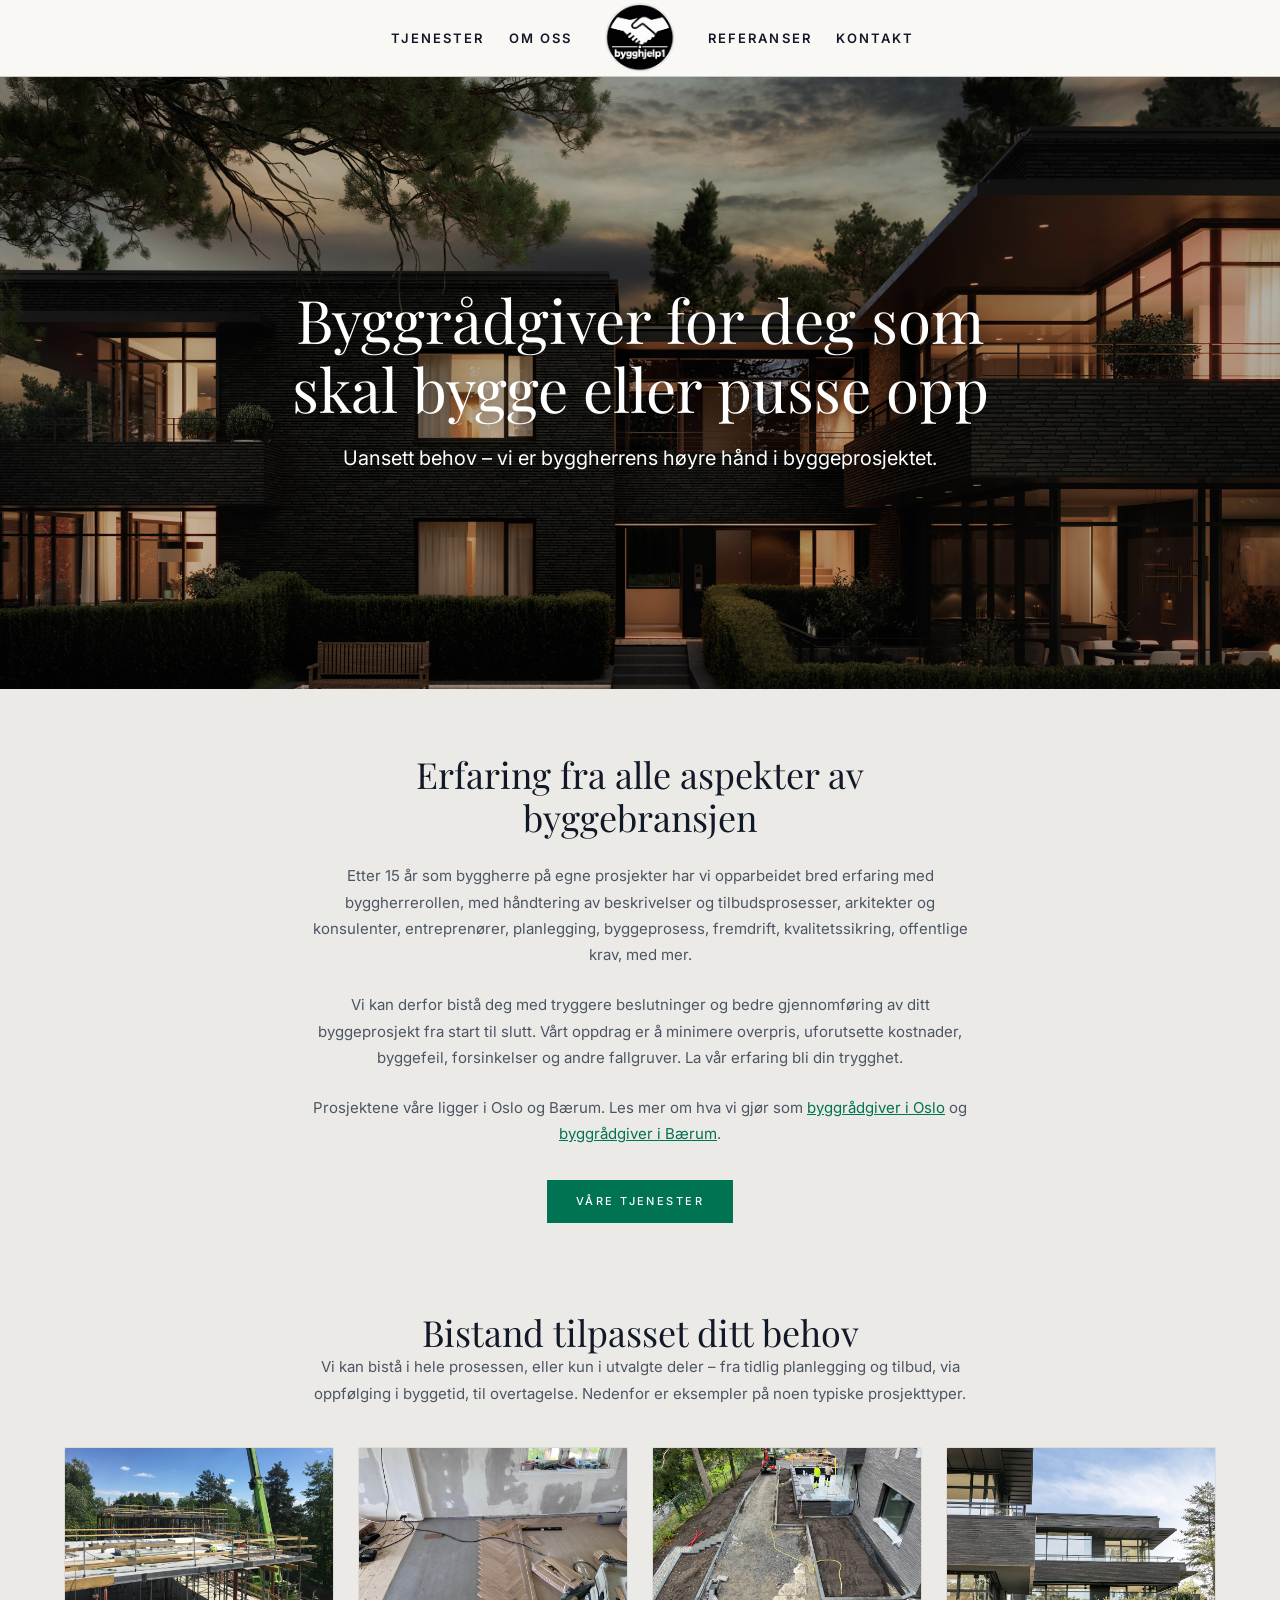
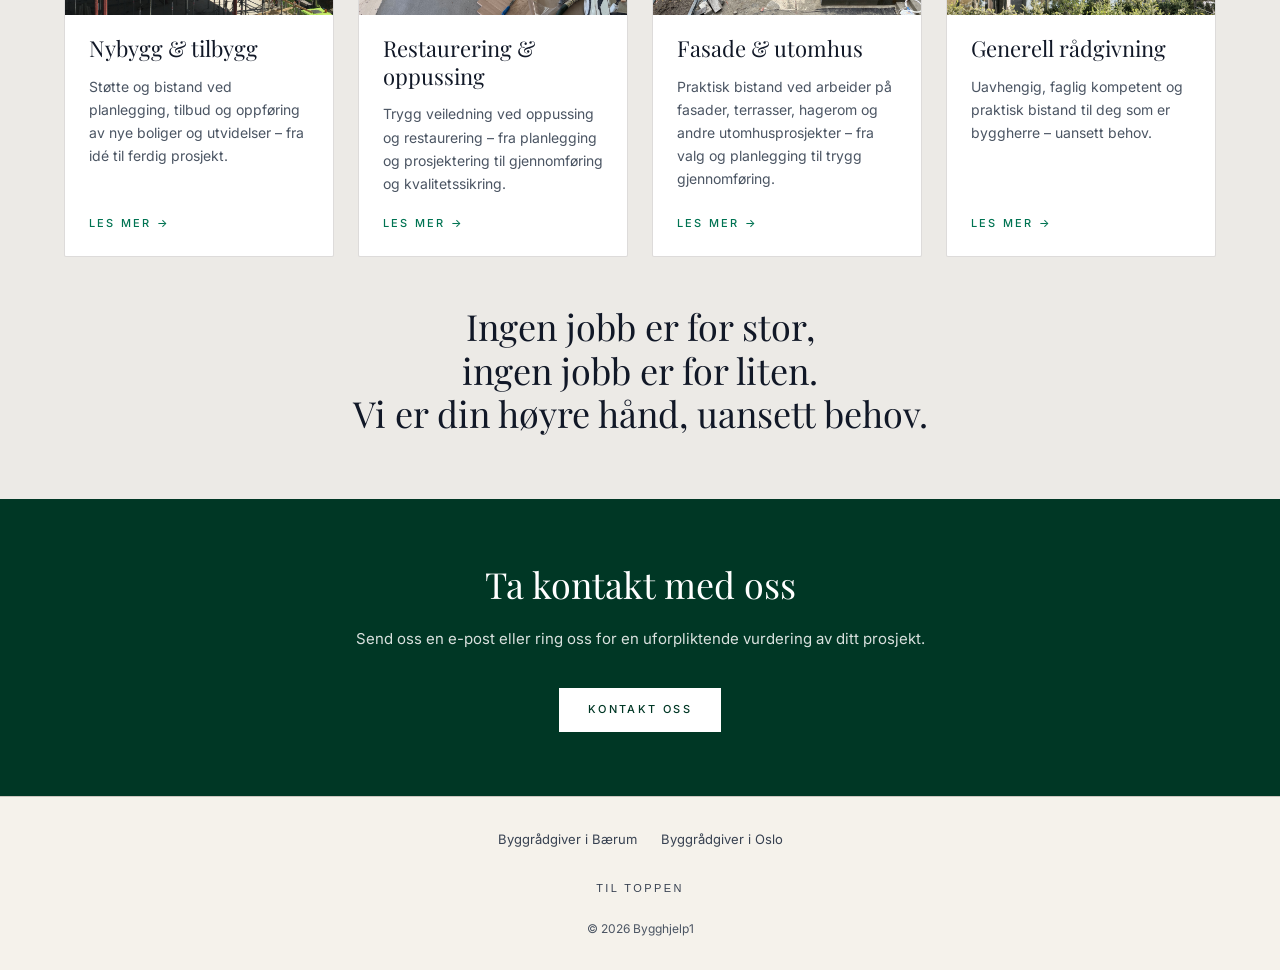
<file: index.html>
<!doctype html>
<html lang="no">
  <head>
    <meta charset="UTF-8" />
    <meta name="viewport" content="width=device-width, initial-scale=1.0" />
    <title>Byggrådgiver og byggherreombud i Oslo og Bærum | Bygghjelp1</title>
    <meta
      name="description"
      content="Bygghjelp1 hjelper privatpersoner og virksomheter med bedre pris, kvalitet og fremdrift i byggeprosjekter."
    />
    <link rel="canonical" href="https://bygghjelp1.no/" />
    <link rel="icon" type="image/png" sizes="32x32" href="/favicon-32.png" />
    <link rel="icon" type="image/png" sizes="512x512" href="/favicon-512.png" />
    <link rel="apple-touch-icon" href="/apple-touch-icon.png" />
    <meta property="og:type" content="website" />
    <meta property="og:site_name" content="Bygghjelp1" />
    <meta property="og:title" content="Byggrådgiver og byggherreombud i Oslo og Bærum | Bygghjelp1" />
    <meta property="og:description" content="Bygghjelp1 hjelper privatpersoner og virksomheter med bedre pris, kvalitet og fremdrift i byggeprosjekter." />
    <meta property="og:url" content="https://bygghjelp1.no/" />
    <meta property="og:image" content="https://bygghjelp1.no/assets/external/bygghjelp1-logo.png" />
    <script type="application/ld+json">
{
  "@context": "https://schema.org",
  "@type": "ProfessionalService",
  "name": "Bygghjelp1",
  "alternateName": "Bygghjelp 1",
  "url": "https://bygghjelp1.no/",
  "logo": "https://bygghjelp1.no/assets/external/bygghjelp1-logo.png",
  "image": "https://bygghjelp1.no/assets/external/bygghjelp1-logo.png",
  "description": "Byggkonsulent og byggherrerådgivning for privatpersoner og virksomheter: bedre pris, kvalitet og fremdrift i byggeprosjekter.",
  "telephone": "+47 909 74 860",
  "email": "post@bygghjelp1.no",
  "areaServed": [
    { "@type": "City", "name": "Oslo" },
    { "@type": "AdministrativeArea", "name": "Bærum" }
  ],
  "founder": [
    {
      "@type": "Person",
      "name": "Dag Badendyck"
    },
    {
      "@type": "Person",
      "name": "Hans Krøvel"
    }
  ]
}
    </script>
    <link rel="stylesheet" href="styles.css?v=6" />
  </head>
  <body class="page-shell">
    <header class="site-header">
      <div class="header-bar">
        <div class="header-inner">
          <nav class="nav-left" aria-label="Hovedmeny venstre">
            <a class="nav-link" data-nav-link href="tjenester.html">Tjenester</a>
            <a class="nav-link" data-nav-link href="om-oss.html">Om oss</a>
          </nav>
          <a class="site-logo" href="index.html" aria-label="Bygghjelp1">
            <img src="assets/external/bygghjelp1-logo.png" alt="Bygghjelp1" />
          </a>
          <nav class="nav-right" aria-label="Hovedmeny høyre">
            <a class="nav-link" data-nav-link href="referanser.html">Referanser</a>
            <a class="nav-link" data-nav-link href="kontakt.html">Kontakt</a>
          </nav>
          <button type="button" class="menu-toggle" data-menu-toggle aria-expanded="false" aria-label="Åpne meny">
            <svg data-menu-icon-open xmlns="http://www.w3.org/2000/svg" fill="none" viewBox="0 0 24 24" stroke="currentColor" stroke-width="1.5"><path stroke-linecap="round" stroke-linejoin="round" d="M4 6h16M4 12h16M4 18h16"/></svg>
            <svg data-menu-icon-close hidden xmlns="http://www.w3.org/2000/svg" fill="none" viewBox="0 0 24 24" stroke="currentColor" stroke-width="1.5"><path stroke-linecap="round" stroke-linejoin="round" d="M6 18L18 6M6 6l12 12"/></svg>
          </button>
        </div>
      </div>
      <nav class="mobile-nav" data-mobile-nav aria-label="Mobilmeny">
        <div class="mobile-nav-links container">
          <a class="nav-link" data-nav-link href="tjenester.html">Tjenester</a>
          <a class="nav-link" data-nav-link href="om-oss.html">Om oss</a>
          <a class="nav-link" data-nav-link href="referanser.html">Referanser</a>
          <a class="nav-link" data-nav-link href="kontakt.html">Kontakt</a>
        </div>
      </nav>
    </header>

    <main>
      <section class="page-hero page-hero-home">
        <img
          class="page-hero-home-image"
          src="assets/external/2.jpg"
          alt="Byggeprosjekt"
        />
        <div class="page-hero-content">
          <h1>Byggrådgiver for deg som skal bygge eller pusse opp</h1>
          <p class="page-hero-lead">Uansett behov – vi er byggherrens høyre hånd i byggeprosjektet.</p>
        </div>
      </section>

      <section class="intro-section section-sand">
        <div class="container-narrow text-center">
          <h2 class="section-title">Erfaring fra alle aspekter av byggebransjen</h2>
          <p class="section-intro">
            Etter 15 år som byggherre på egne prosjekter har vi opparbeidet bred erfaring med
            byggherrerollen, med håndtering av beskrivelser og tilbudsprosesser, arkitekter og
            konsulenter, entreprenører, planlegging, byggeprosess, fremdrift, kvalitetssikring,
            offentlige krav, med mer.
          </p>
          <p class="section-intro">
            Vi kan derfor bistå deg med tryggere beslutninger og bedre gjennomføring av ditt
            byggeprosjekt fra start til slutt. Vårt oppdrag er å minimere overpris, uforutsette
            kostnader, byggefeil, forsinkelser og andre fallgruver. La vår erfaring bli din
            trygghet.
          </p>
          <p class="section-intro">
            Prosjektene våre ligger i Oslo og Bærum. Les mer om hva vi gjør som
            <a href="byggradgiver-oslo.html">byggrådgiver i Oslo</a> og
            <a href="byggradgiver-baerum.html">byggrådgiver i Bærum</a>.
          </p>
          <div class="section-actions">
            <a class="btn btn-primary" href="tjenester.html">Våre tjenester</a>
          </div>
        </div>
      </section>

      <section class="content-section section-sand">
        <div class="container">
          <div class="container-narrow text-center">
            <h2 class="section-title">Bistand tilpasset ditt behov</h2>
            <p class="section-intro">
              Vi kan bistå i hele prosessen, eller kun i utvalgte deler – fra tidlig planlegging og
              tilbud, via oppfølging i byggetid, til overtagelse. Nedenfor er eksempler på noen
              typiske prosjekttyper.
            </p>
          </div>

          <div class="card-grid cols-4" style="margin-top: 2.5rem">
            <a class="card" href="tjenester.html#nybygg">
              <div class="card-image">
                <img src="assets/external/nybygg-tilbygg.jpg" alt="Nybygg og tilbygg" />
              </div>
              <div class="card-body">
                <h2>Nybygg & tilbygg</h2>
                <p>
                  Støtte og bistand ved planlegging, tilbud og oppføring av nye boliger og
                  utvidelser – fra idé til ferdig prosjekt.
                </p>
                <span class="card-link">Les mer →</span>
              </div>
            </a>

            <a class="card" href="tjenester.html#restaurering">
              <div class="card-image">
                <img src="assets/external/restaurering-oppussing.jpg" alt="Restaurering og oppussing" />
              </div>
              <div class="card-body">
                <h2>Restaurering & oppussing</h2>
                <p>
                  Trygg veiledning ved oppussing og restaurering – fra planlegging og
                  prosjektering til gjennomføring og kvalitetssikring.
                </p>
                <span class="card-link">Les mer →</span>
              </div>
            </a>

            <a class="card" href="tjenester.html#fasade">
              <div class="card-image">
                <img src="assets/external/fasade-utomhus.jpg" alt="Fasade og utomhus" />
              </div>
              <div class="card-body">
                <h2>Fasade & utomhus</h2>
                <p>
                  Praktisk bistand ved arbeider på fasader, terrasser, hagerom og andre
                  utomhusprosjekter – fra valg og planlegging til trygg gjennomføring.
                </p>
                <span class="card-link">Les mer →</span>
              </div>
            </a>

            <a class="card" href="tjenester.html#radgivning">
              <div class="card-image">
                <img src="assets/external/heyerdahlsvei-hero.jpg" alt="Generell rådgivning" />
              </div>
              <div class="card-body">
                <h2>Generell rådgivning</h2>
                <p>
                  Uavhengig, faglig kompetent og praktisk bistand til deg som er byggherre –
                  uansett behov.
                </p>
                <span class="card-link">Les mer →</span>
              </div>
            </a>
          </div>

          <div class="container-narrow text-center" style="margin-top: 3rem">
            <h2 class="section-title slogan-title">
              <span>Ingen jobb er for stor,</span>
              <span>ingen jobb er for liten.</span>
              <span>Vi er din høyre hånd, uansett behov.</span>
            </h2>
          </div>
        </div>
      </section>

      <section class="cta-band cta-band-green">
        <div class="container-narrow">
          <h2>Ta kontakt med oss</h2>
          <p>
            Send oss en e-post eller ring oss for en uforpliktende vurdering av ditt prosjekt.
          </p>
          <div class="hero-actions">
            <a class="btn btn-primary" href="kontakt.html">Kontakt oss</a>
          </div>
        </div>
      </section>
    </main>

    <footer class="site-footer">
      <div class="footer-bottom">
        <nav class="footer-areas" aria-label="Områder">
          <a href="byggradgiver-baerum.html">Byggrådgiver i Bærum</a>
          <a href="byggradgiver-oslo.html">Byggrådgiver i Oslo</a>
        </nav>
        <button type="button" data-scroll-top>Til toppen</button>
        <p>© 2026 Bygghjelp1</p>
      </div>
    </footer>

    <script src="site.js?v=2"></script>
  </body>
</html>
</file>
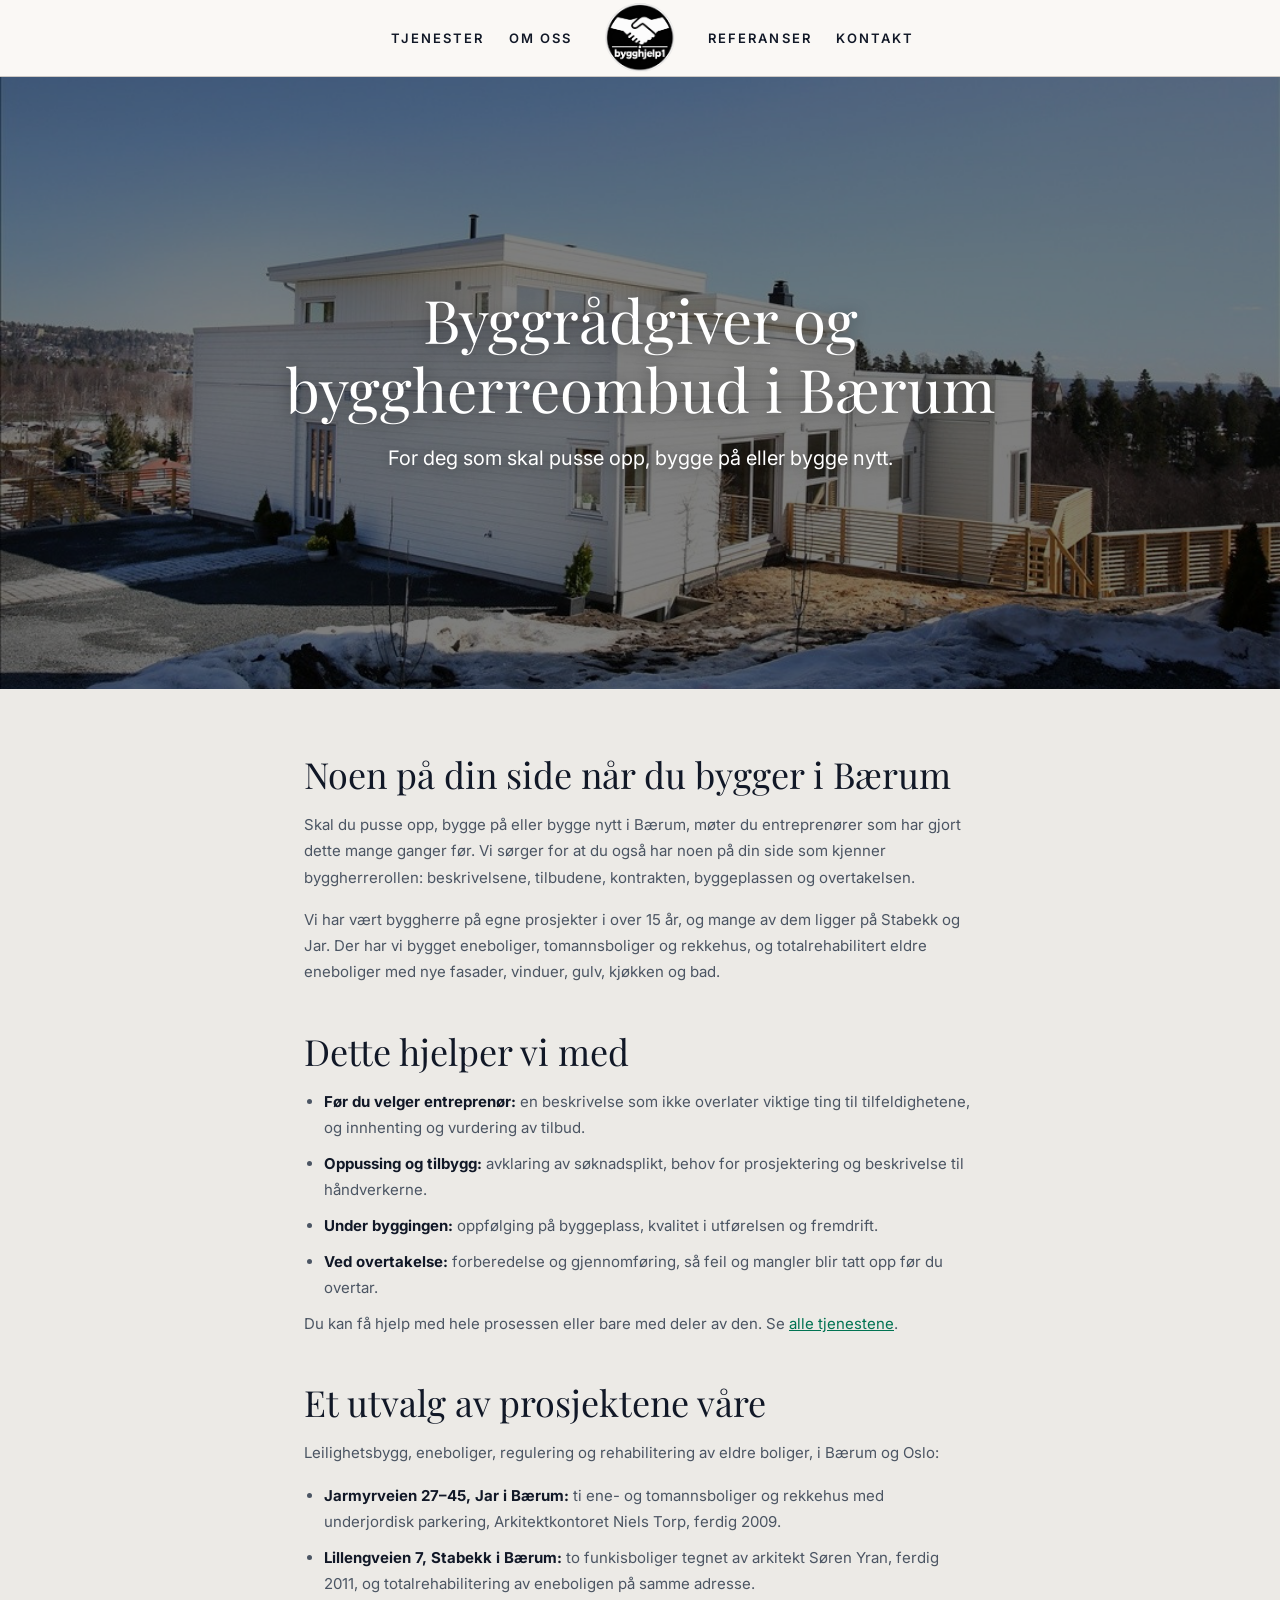
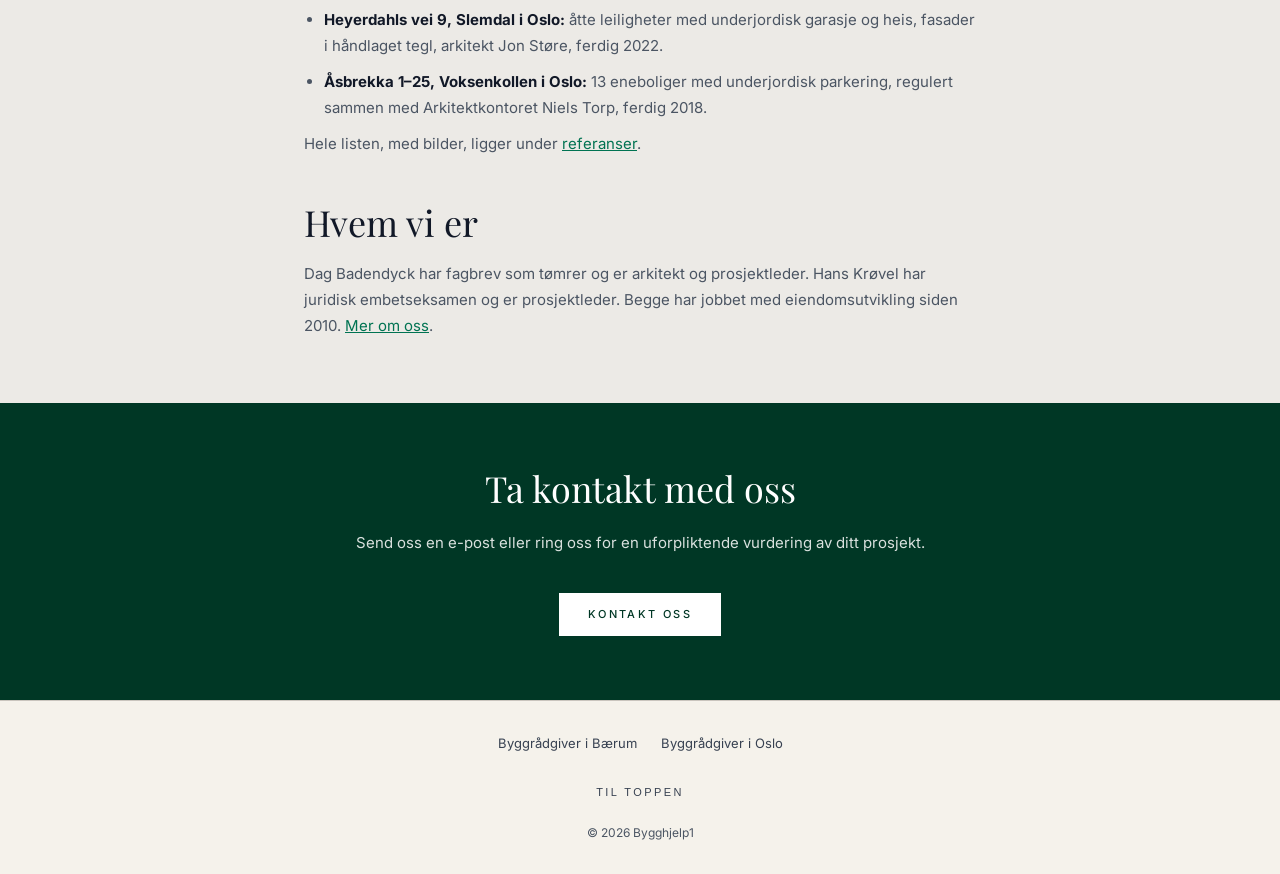
<file: byggradgiver-baerum.html>
<!doctype html>
<html lang="no">
  <head>
    <meta charset="UTF-8" />
    <meta name="viewport" content="width=device-width, initial-scale=1.0" />
    <title>Byggrådgiver og byggherreombud i Bærum | Bygghjelp1</title>
    <meta name="description" content="Skal du bygge eller pusse opp i Bærum? Vi hjelper med beskrivelse, tilbud, oppfølging og overtakelse. Byggherre på Stabekk og Jar i over 15 år." />
    <link rel="canonical" href="https://bygghjelp1.no/byggradgiver-baerum" />
    <link rel="icon" type="image/png" sizes="32x32" href="/favicon-32.png" />
    <link rel="icon" type="image/png" sizes="512x512" href="/favicon-512.png" />
    <link rel="apple-touch-icon" href="/apple-touch-icon.png" />
    <meta property="og:type" content="website" />
    <meta property="og:site_name" content="Bygghjelp1" />
    <meta property="og:title" content="Byggrådgiver og byggherreombud i Bærum | Bygghjelp1" />
    <meta property="og:description" content="Skal du bygge eller pusse opp i Bærum? Vi hjelper med beskrivelse, tilbud, oppfølging og overtakelse. Byggherre på Stabekk og Jar i over 15 år." />
    <meta property="og:url" content="https://bygghjelp1.no/byggradgiver-baerum" />
    <meta property="og:image" content="https://bygghjelp1.no/assets/external/bygghjelp1-logo.png" />
    <link rel="stylesheet" href="styles.css?v=6" />
  </head>
  <body class="page-shell">
    <header class="site-header">
      <div class="header-bar">
        <div class="header-inner">
          <nav class="nav-left" aria-label="Hovedmeny venstre">
            <a class="nav-link" data-nav-link href="tjenester.html">Tjenester</a>
            <a class="nav-link" data-nav-link href="om-oss.html">Om oss</a>
          </nav>
          <a class="site-logo" href="index.html" aria-label="Bygghjelp1">
            <img src="assets/external/bygghjelp1-logo.png" alt="Bygghjelp1" />
          </a>
          <nav class="nav-right" aria-label="Hovedmeny høyre">
            <a class="nav-link" data-nav-link href="referanser.html">Referanser</a>
            <a class="nav-link" data-nav-link href="kontakt.html">Kontakt</a>
          </nav>
          <button type="button" class="menu-toggle" data-menu-toggle aria-expanded="false" aria-label="Åpne meny">
            <svg data-menu-icon-open xmlns="http://www.w3.org/2000/svg" fill="none" viewBox="0 0 24 24" stroke="currentColor" stroke-width="1.5"><path stroke-linecap="round" stroke-linejoin="round" d="M4 6h16M4 12h16M4 18h16"/></svg>
            <svg data-menu-icon-close hidden xmlns="http://www.w3.org/2000/svg" fill="none" viewBox="0 0 24 24" stroke="currentColor" stroke-width="1.5"><path stroke-linecap="round" stroke-linejoin="round" d="M6 18L18 6M6 6l12 12"/></svg>
          </button>
        </div>
      </div>
      <nav class="mobile-nav" data-mobile-nav aria-label="Mobilmeny">
        <div class="mobile-nav-links container">
          <a class="nav-link" data-nav-link href="tjenester.html">Tjenester</a>
          <a class="nav-link" data-nav-link href="om-oss.html">Om oss</a>
          <a class="nav-link" data-nav-link href="referanser.html">Referanser</a>
          <a class="nav-link" data-nav-link href="kontakt.html">Kontakt</a>
        </div>
      </nav>
    </header>

    <main>
      <section class="page-hero">
        <img
          class="page-hero-local-image"
          src="assets/external/ringstabekkveien.jpg"
          alt="Ringstabekkveien 78 på Jar"
        />
        <div class="page-hero-overlay" aria-hidden="true"></div>
        <div class="page-hero-content">
          <h1>Byggrådgiver og byggherreombud i Bærum</h1>
          <p class="page-hero-lead">For deg som skal pusse opp, bygge på eller bygge nytt.</p>
        </div>
      </section>

      <section class="content-section section-sand">
        <div class="local-copy">
          <h2 class="section-title">Noen på din side når du bygger i Bærum</h2>
          <p>
            Skal du pusse opp, bygge på eller bygge nytt i Bærum, møter du entreprenører som har
            gjort dette mange ganger før. Vi sørger for at du også har noen på din side som kjenner
            byggherrerollen: beskrivelsene, tilbudene, kontrakten, byggeplassen og overtakelsen.
          </p>
          <p>
            Vi har vært byggherre på egne prosjekter i over 15 år, og mange av dem ligger på
            Stabekk og Jar. Der har vi bygget eneboliger, tomannsboliger og rekkehus, og
            totalrehabilitert eldre eneboliger med nye fasader, vinduer, gulv, kjøkken og bad.
          </p>

          <h2 class="section-title">Dette hjelper vi med</h2>
          <ul>
            <li><strong>Før du velger entreprenør:</strong> en beskrivelse som ikke overlater viktige ting til tilfeldighetene, og innhenting og vurdering av tilbud.</li>
            <li><strong>Oppussing og tilbygg:</strong> avklaring av søknadsplikt, behov for prosjektering og beskrivelse til håndverkerne.</li>
            <li><strong>Under byggingen:</strong> oppfølging på byggeplass, kvalitet i utførelsen og fremdrift.</li>
            <li><strong>Ved overtakelse:</strong> forberedelse og gjennomføring, så feil og mangler blir tatt opp før du overtar.</li>
          </ul>
          <p>
            Du kan få hjelp med hele prosessen eller bare med deler av den. Se
            <a href="tjenester.html">alle tjenestene</a>.
          </p>

          <h2 class="section-title">Et utvalg av prosjektene våre</h2>
          <p>Leilighetsbygg, eneboliger, regulering og rehabilitering av eldre boliger, i Bærum og Oslo:</p>
          <ul>
            <li><strong>Jarmyrveien 27–45, Jar i Bærum:</strong> ti ene- og tomannsboliger og rekkehus med underjordisk parkering, Arkitektkontoret Niels Torp, ferdig 2009.</li>
            <li><strong>Lillengveien 7, Stabekk i Bærum:</strong> to funkisboliger tegnet av arkitekt Søren Yran, ferdig 2011, og totalrehabilitering av eneboligen på samme adresse.</li>
            <li><strong>Heyerdahls vei 9, Slemdal i Oslo:</strong> åtte leiligheter med underjordisk garasje og heis, fasader i håndlaget tegl, arkitekt Jon Støre, ferdig 2022.</li>
            <li><strong>Åsbrekka 1–25, Voksenkollen i Oslo:</strong> 13 eneboliger med underjordisk parkering, regulert sammen med Arkitektkontoret Niels Torp, ferdig 2018.</li>
          </ul>
          <p>Hele listen, med bilder, ligger under <a href="referanser.html">referanser</a>.</p>

          <h2 class="section-title">Hvem vi er</h2>
          <p>
            Dag Badendyck har fagbrev som tømrer og er arkitekt og prosjektleder. Hans Krøvel har
            juridisk embetseksamen og er prosjektleder. Begge har jobbet med eiendomsutvikling
            siden 2010. <a href="om-oss.html">Mer om oss</a>.
          </p>
        </div>
      </section>

      <section class="cta-band cta-band-green">
        <div class="container-narrow">
          <h2>Ta kontakt med oss</h2>
          <p>
            Send oss en e-post eller ring oss for en uforpliktende vurdering av ditt prosjekt.
          </p>
          <div class="hero-actions">
            <a class="btn btn-primary" href="kontakt.html">Kontakt oss</a>
          </div>
        </div>
      </section>
    </main>

    <footer class="site-footer">
      <div class="footer-bottom">
        <nav class="footer-areas" aria-label="Områder">
          <a href="byggradgiver-baerum.html">Byggrådgiver i Bærum</a>
          <a href="byggradgiver-oslo.html">Byggrådgiver i Oslo</a>
        </nav>
        <button type="button" data-scroll-top>Til toppen</button>
        <p>© 2026 Bygghjelp1</p>
      </div>
    </footer>

    <script src="site.js?v=2"></script>
  </body>
</html>
</file>
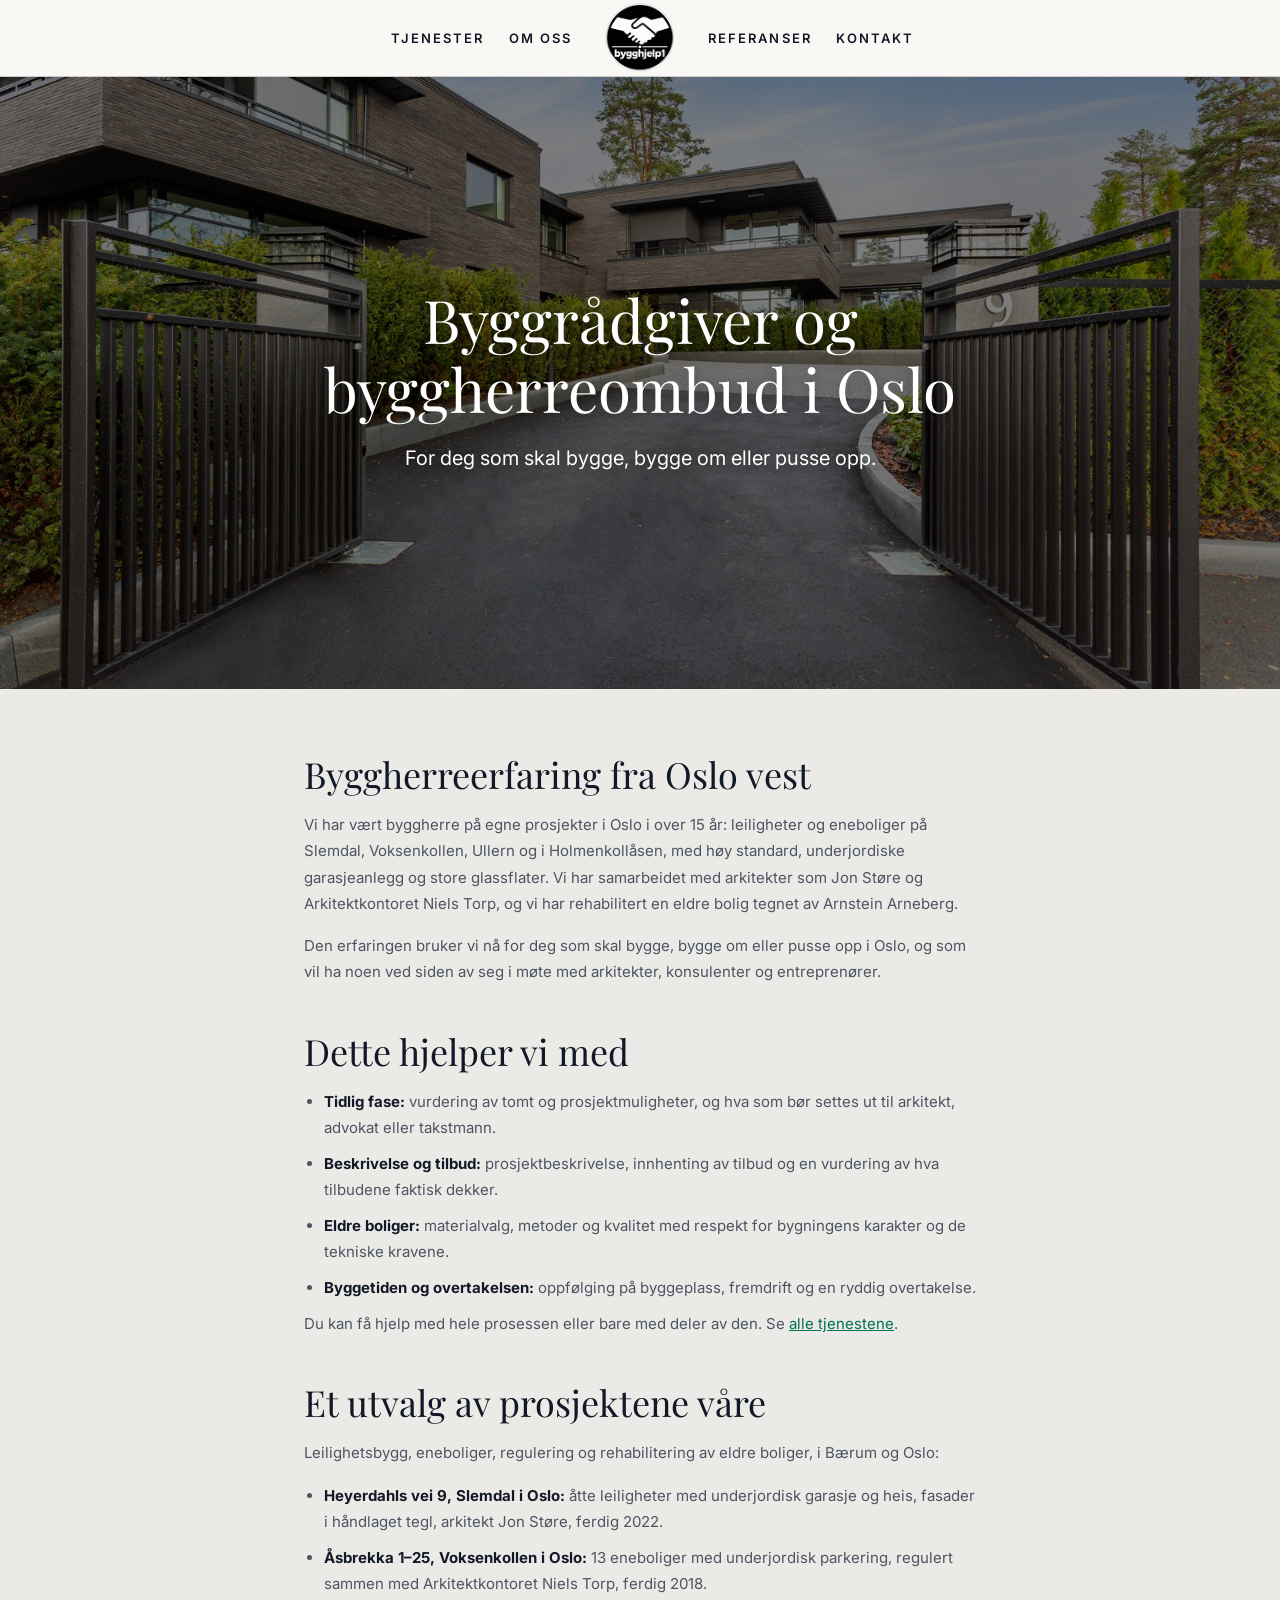
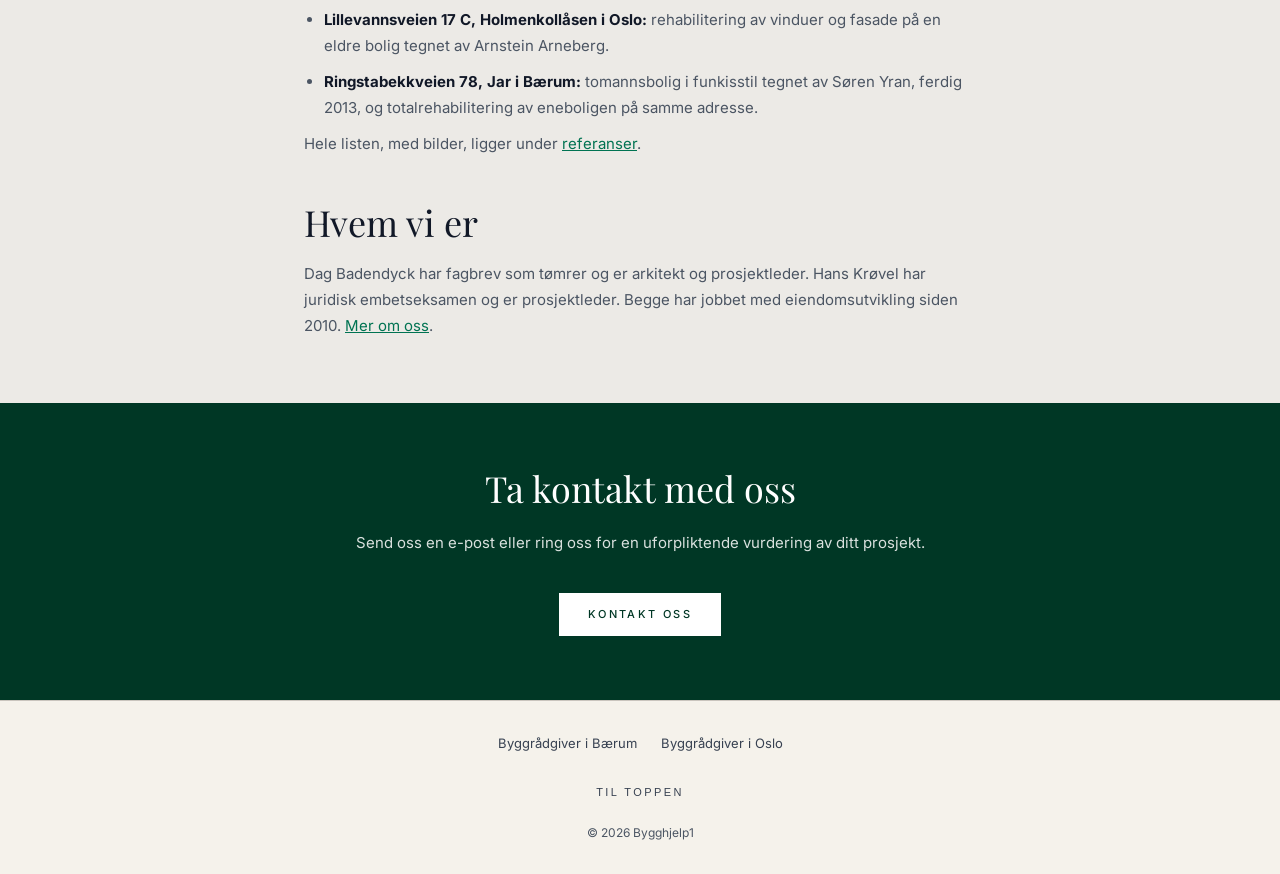
<file: byggradgiver-oslo.html>
<!doctype html>
<html lang="no">
  <head>
    <meta charset="UTF-8" />
    <meta name="viewport" content="width=device-width, initial-scale=1.0" />
    <title>Byggrådgiver og byggherreombud i Oslo | Bygghjelp1</title>
    <meta name="description" content="Byggrådgiver i Oslo med 15 års byggherreerfaring fra Slemdal, Voksenkollen, Ullern og Holmenkollåsen. Fra tomt og tilbud til overtakelse." />
    <link rel="canonical" href="https://bygghjelp1.no/byggradgiver-oslo" />
    <link rel="icon" type="image/png" sizes="32x32" href="/favicon-32.png" />
    <link rel="icon" type="image/png" sizes="512x512" href="/favicon-512.png" />
    <link rel="apple-touch-icon" href="/apple-touch-icon.png" />
    <meta property="og:type" content="website" />
    <meta property="og:site_name" content="Bygghjelp1" />
    <meta property="og:title" content="Byggrådgiver og byggherreombud i Oslo | Bygghjelp1" />
    <meta property="og:description" content="Byggrådgiver i Oslo med 15 års byggherreerfaring fra Slemdal, Voksenkollen, Ullern og Holmenkollåsen. Fra tomt og tilbud til overtakelse." />
    <meta property="og:url" content="https://bygghjelp1.no/byggradgiver-oslo" />
    <meta property="og:image" content="https://bygghjelp1.no/assets/external/bygghjelp1-logo.png" />
    <link rel="stylesheet" href="styles.css?v=6" />
  </head>
  <body class="page-shell">
    <header class="site-header">
      <div class="header-bar">
        <div class="header-inner">
          <nav class="nav-left" aria-label="Hovedmeny venstre">
            <a class="nav-link" data-nav-link href="tjenester.html">Tjenester</a>
            <a class="nav-link" data-nav-link href="om-oss.html">Om oss</a>
          </nav>
          <a class="site-logo" href="index.html" aria-label="Bygghjelp1">
            <img src="assets/external/bygghjelp1-logo.png" alt="Bygghjelp1" />
          </a>
          <nav class="nav-right" aria-label="Hovedmeny høyre">
            <a class="nav-link" data-nav-link href="referanser.html">Referanser</a>
            <a class="nav-link" data-nav-link href="kontakt.html">Kontakt</a>
          </nav>
          <button type="button" class="menu-toggle" data-menu-toggle aria-expanded="false" aria-label="Åpne meny">
            <svg data-menu-icon-open xmlns="http://www.w3.org/2000/svg" fill="none" viewBox="0 0 24 24" stroke="currentColor" stroke-width="1.5"><path stroke-linecap="round" stroke-linejoin="round" d="M4 6h16M4 12h16M4 18h16"/></svg>
            <svg data-menu-icon-close hidden xmlns="http://www.w3.org/2000/svg" fill="none" viewBox="0 0 24 24" stroke="currentColor" stroke-width="1.5"><path stroke-linecap="round" stroke-linejoin="round" d="M6 18L18 6M6 6l12 12"/></svg>
          </button>
        </div>
      </div>
      <nav class="mobile-nav" data-mobile-nav aria-label="Mobilmeny">
        <div class="mobile-nav-links container">
          <a class="nav-link" data-nav-link href="tjenester.html">Tjenester</a>
          <a class="nav-link" data-nav-link href="om-oss.html">Om oss</a>
          <a class="nav-link" data-nav-link href="referanser.html">Referanser</a>
          <a class="nav-link" data-nav-link href="kontakt.html">Kontakt</a>
        </div>
      </nav>
    </header>

    <main>
      <section class="page-hero">
        <img
          class="page-hero-local-image"
          src="assets/external/heyerdahlsvei.jpg"
          alt="Heyerdahls vei 9 på Slemdal"
        />
        <div class="page-hero-overlay" aria-hidden="true"></div>
        <div class="page-hero-content">
          <h1>Byggrådgiver og byggherreombud i Oslo</h1>
          <p class="page-hero-lead">For deg som skal bygge, bygge om eller pusse opp.</p>
        </div>
      </section>

      <section class="content-section section-sand">
        <div class="local-copy">
          <h2 class="section-title">Byggherreerfaring fra Oslo vest</h2>
          <p>
            Vi har vært byggherre på egne prosjekter i Oslo i over 15 år: leiligheter og eneboliger
            på Slemdal, Voksenkollen, Ullern og i Holmenkollåsen, med høy standard, underjordiske
            garasjeanlegg og store glassflater. Vi har samarbeidet med arkitekter som Jon Støre og
            Arkitektkontoret Niels Torp, og vi har rehabilitert en eldre bolig tegnet av Arnstein
            Arneberg.
          </p>
          <p>
            Den erfaringen bruker vi nå for deg som skal bygge, bygge om eller pusse opp i Oslo, og
            som vil ha noen ved siden av seg i møte med arkitekter, konsulenter og entreprenører.
          </p>

          <h2 class="section-title">Dette hjelper vi med</h2>
          <ul>
            <li><strong>Tidlig fase:</strong> vurdering av tomt og prosjektmuligheter, og hva som bør settes ut til arkitekt, advokat eller takstmann.</li>
            <li><strong>Beskrivelse og tilbud:</strong> prosjektbeskrivelse, innhenting av tilbud og en vurdering av hva tilbudene faktisk dekker.</li>
            <li><strong>Eldre boliger:</strong> materialvalg, metoder og kvalitet med respekt for bygningens karakter og de tekniske kravene.</li>
            <li><strong>Byggetiden og overtakelsen:</strong> oppfølging på byggeplass, fremdrift og en ryddig overtakelse.</li>
          </ul>
          <p>
            Du kan få hjelp med hele prosessen eller bare med deler av den. Se
            <a href="tjenester.html">alle tjenestene</a>.
          </p>

          <h2 class="section-title">Et utvalg av prosjektene våre</h2>
          <p>Leilighetsbygg, eneboliger, regulering og rehabilitering av eldre boliger, i Bærum og Oslo:</p>
          <ul>
            <li><strong>Heyerdahls vei 9, Slemdal i Oslo:</strong> åtte leiligheter med underjordisk garasje og heis, fasader i håndlaget tegl, arkitekt Jon Støre, ferdig 2022.</li>
            <li><strong>Åsbrekka 1–25, Voksenkollen i Oslo:</strong> 13 eneboliger med underjordisk parkering, regulert sammen med Arkitektkontoret Niels Torp, ferdig 2018.</li>
            <li><strong>Lillevannsveien 17 C, Holmenkollåsen i Oslo:</strong> rehabilitering av vinduer og fasade på en eldre bolig tegnet av Arnstein Arneberg.</li>
            <li><strong>Ringstabekkveien 78, Jar i Bærum:</strong> tomannsbolig i funkisstil tegnet av Søren Yran, ferdig 2013, og totalrehabilitering av eneboligen på samme adresse.</li>
          </ul>
          <p>Hele listen, med bilder, ligger under <a href="referanser.html">referanser</a>.</p>

          <h2 class="section-title">Hvem vi er</h2>
          <p>
            Dag Badendyck har fagbrev som tømrer og er arkitekt og prosjektleder. Hans Krøvel har
            juridisk embetseksamen og er prosjektleder. Begge har jobbet med eiendomsutvikling
            siden 2010. <a href="om-oss.html">Mer om oss</a>.
          </p>
        </div>
      </section>

      <section class="cta-band cta-band-green">
        <div class="container-narrow">
          <h2>Ta kontakt med oss</h2>
          <p>
            Send oss en e-post eller ring oss for en uforpliktende vurdering av ditt prosjekt.
          </p>
          <div class="hero-actions">
            <a class="btn btn-primary" href="kontakt.html">Kontakt oss</a>
          </div>
        </div>
      </section>
    </main>

    <footer class="site-footer">
      <div class="footer-bottom">
        <nav class="footer-areas" aria-label="Områder">
          <a href="byggradgiver-baerum.html">Byggrådgiver i Bærum</a>
          <a href="byggradgiver-oslo.html">Byggrådgiver i Oslo</a>
        </nav>
        <button type="button" data-scroll-top>Til toppen</button>
        <p>© 2026 Bygghjelp1</p>
      </div>
    </footer>

    <script src="site.js?v=2"></script>
  </body>
</html>
</file>
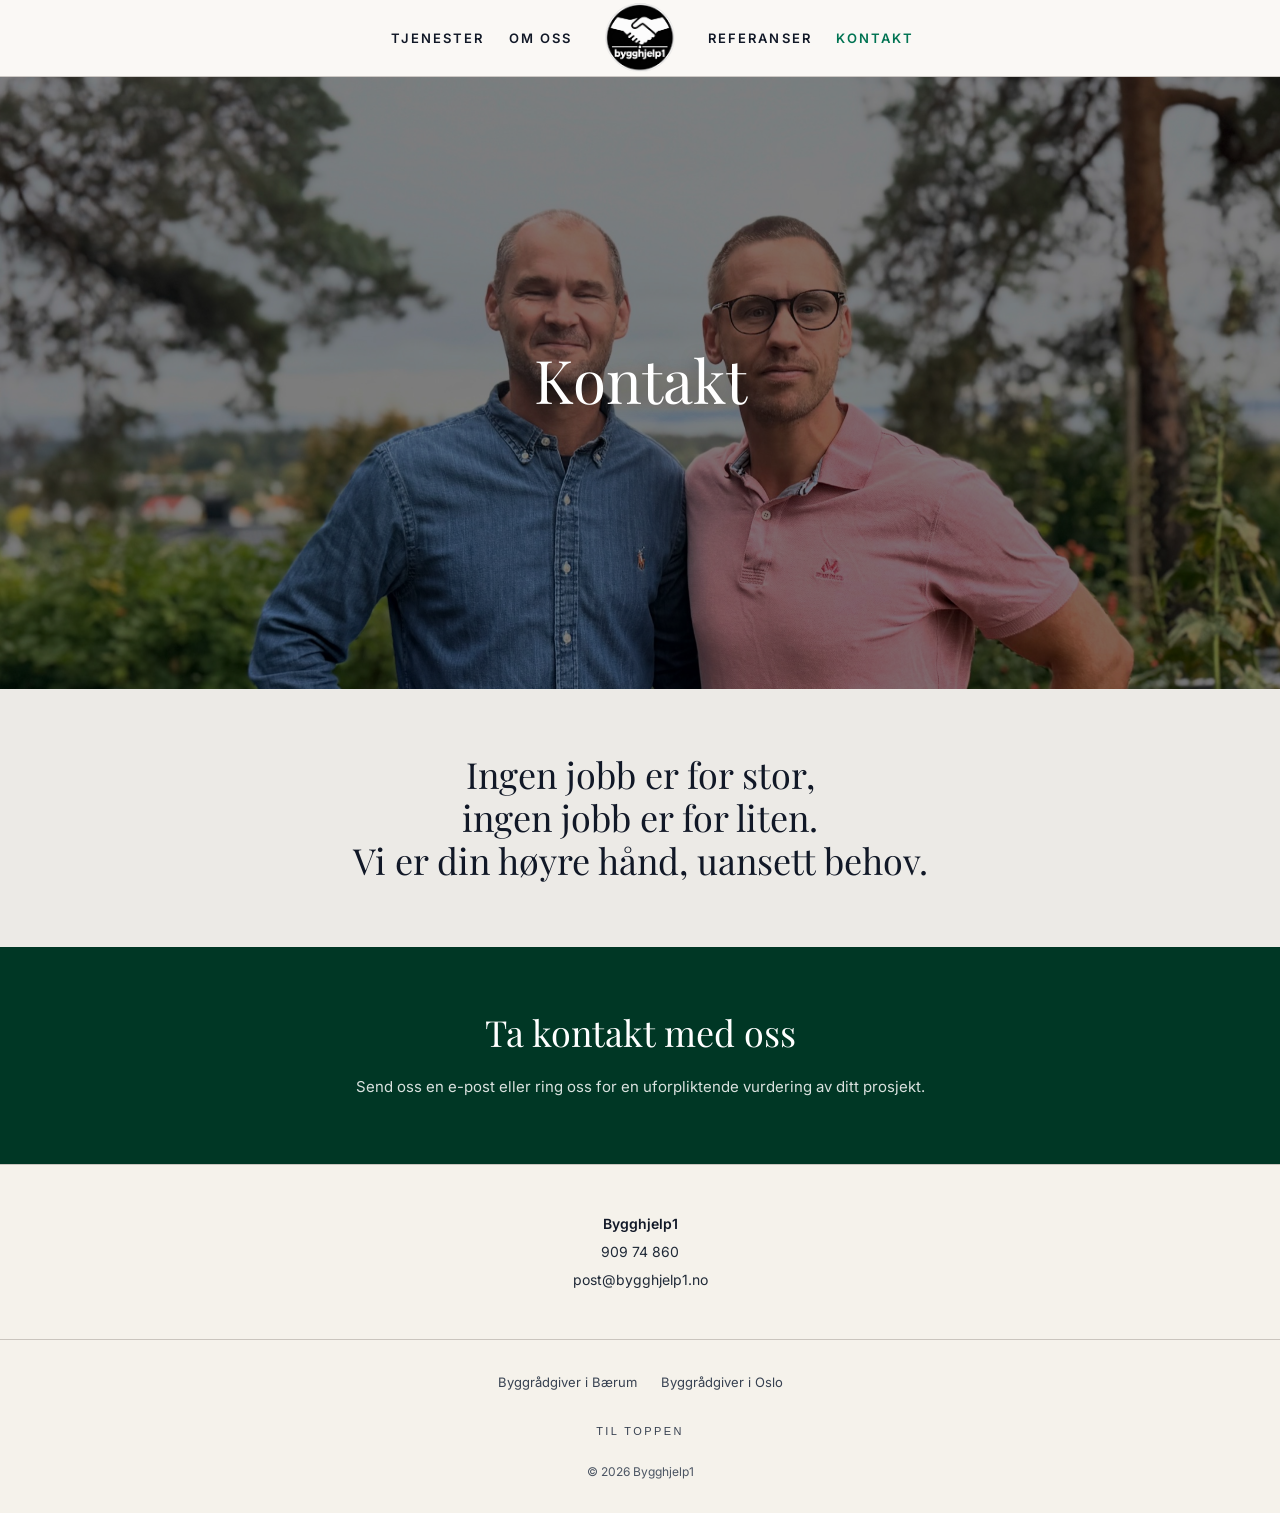
<file: kontakt.html>
<!doctype html>
<html lang="no">
  <head>
    <meta charset="UTF-8" />
    <meta name="viewport" content="width=device-width, initial-scale=1.0" />
    <title>Kontakt byggrådgiver | Bygghjelp1, Oslo og Bærum</title>
    <meta name="description" content="Kontakt Bygghjelp1 for en uforpliktende vurdering av byggeprosjektet ditt. Ring 909 74 860 eller skriv til post@bygghjelp1.no." />
    <link rel="canonical" href="https://bygghjelp1.no/kontakt" />
    <link rel="icon" type="image/png" sizes="32x32" href="/favicon-32.png" />
    <link rel="icon" type="image/png" sizes="512x512" href="/favicon-512.png" />
    <link rel="apple-touch-icon" href="/apple-touch-icon.png" />
    <meta property="og:type" content="website" />
    <meta property="og:site_name" content="Bygghjelp1" />
    <meta property="og:title" content="Kontakt byggrådgiver | Bygghjelp1, Oslo og Bærum" />
    <meta property="og:description" content="Kontakt Bygghjelp1 for en uforpliktende vurdering av byggeprosjektet ditt. Ring 909 74 860 eller skriv til post@bygghjelp1.no." />
    <meta property="og:url" content="https://bygghjelp1.no/kontakt" />
    <meta property="og:image" content="https://bygghjelp1.no/assets/external/bygghjelp1-logo.png" />
    <link rel="stylesheet" href="styles.css?v=6" />
  </head>
  <body class="page-shell">
    <header class="site-header">
      <div class="header-bar">
        <div class="header-inner">
          <nav class="nav-left" aria-label="Hovedmeny venstre">
            <a class="nav-link" data-nav-link href="tjenester.html">Tjenester</a>
            <a class="nav-link" data-nav-link href="om-oss.html">Om oss</a>
          </nav>
          <a class="site-logo" href="index.html" aria-label="Bygghjelp1">
            <img src="assets/external/bygghjelp1-logo.png" alt="Bygghjelp1" />
          </a>
          <nav class="nav-right" aria-label="Hovedmeny høyre">
            <a class="nav-link" data-nav-link href="referanser.html">Referanser</a>
            <a class="nav-link" data-nav-link href="kontakt.html">Kontakt</a>
          </nav>
          <button type="button" class="menu-toggle" data-menu-toggle aria-expanded="false" aria-label="Åpne meny">
            <svg data-menu-icon-open xmlns="http://www.w3.org/2000/svg" fill="none" viewBox="0 0 24 24" stroke="currentColor" stroke-width="1.5"><path stroke-linecap="round" stroke-linejoin="round" d="M4 6h16M4 12h16M4 18h16"/></svg>
            <svg data-menu-icon-close hidden xmlns="http://www.w3.org/2000/svg" fill="none" viewBox="0 0 24 24" stroke="currentColor" stroke-width="1.5"><path stroke-linecap="round" stroke-linejoin="round" d="M6 18L18 6M6 6l12 12"/></svg>
          </button>
        </div>
      </div>
      <nav class="mobile-nav" data-mobile-nav aria-label="Mobilmeny">
        <div class="mobile-nav-links container">
          <a class="nav-link" data-nav-link href="tjenester.html">Tjenester</a>
          <a class="nav-link" data-nav-link href="om-oss.html">Om oss</a>
          <a class="nav-link" data-nav-link href="referanser.html">Referanser</a>
          <a class="nav-link" data-nav-link href="kontakt.html">Kontakt</a>
        </div>
      </nav>
    </header>

    <main>
      <section class="page-hero">
        <img
          class="page-hero-kontakt-image"
          src="assets/external/kontakt-hero.jpg"
          alt="Dag Badendyck og Hans Krøvel"
        />
        <div class="page-hero-overlay" aria-hidden="true"></div>
        <div class="page-hero-content">
          <h1>Kontakt</h1>
        </div>
      </section>

      <section class="content-section section-sand">
        <div class="container-narrow text-center">
          <h2 class="section-title slogan-title">
            <span>Ingen jobb er for stor,</span>
            <span>ingen jobb er for liten.</span>
            <span>Vi er din høyre hånd, uansett behov.</span>
          </h2>
        </div>
      </section>

      <section class="cta-band cta-band-green">
        <div class="container-narrow">
          <h2>Ta kontakt med oss</h2>
          <p>
            Send oss en e-post eller ring oss for en uforpliktende vurdering av ditt prosjekt.
          </p>
        </div>
      </section>
    </main>

    <footer class="site-footer">
      <div class="footer-main">
        <p class="footer-brand-name">Bygghjelp1</p>
        <a href="tel:+4790974860">909 74 860</a>
        <a href="mailto:post@bygghjelp1.no">post@bygghjelp1.no</a>
      </div>
      <div class="footer-bottom">
        <nav class="footer-areas" aria-label="Områder">
          <a href="byggradgiver-baerum.html">Byggrådgiver i Bærum</a>
          <a href="byggradgiver-oslo.html">Byggrådgiver i Oslo</a>
        </nav>
        <button type="button" data-scroll-top>Til toppen</button>
        <p>© 2026 Bygghjelp1</p>
      </div>
    </footer>

    <script src="site.js?v=2"></script>
  </body>
</html>
</file>
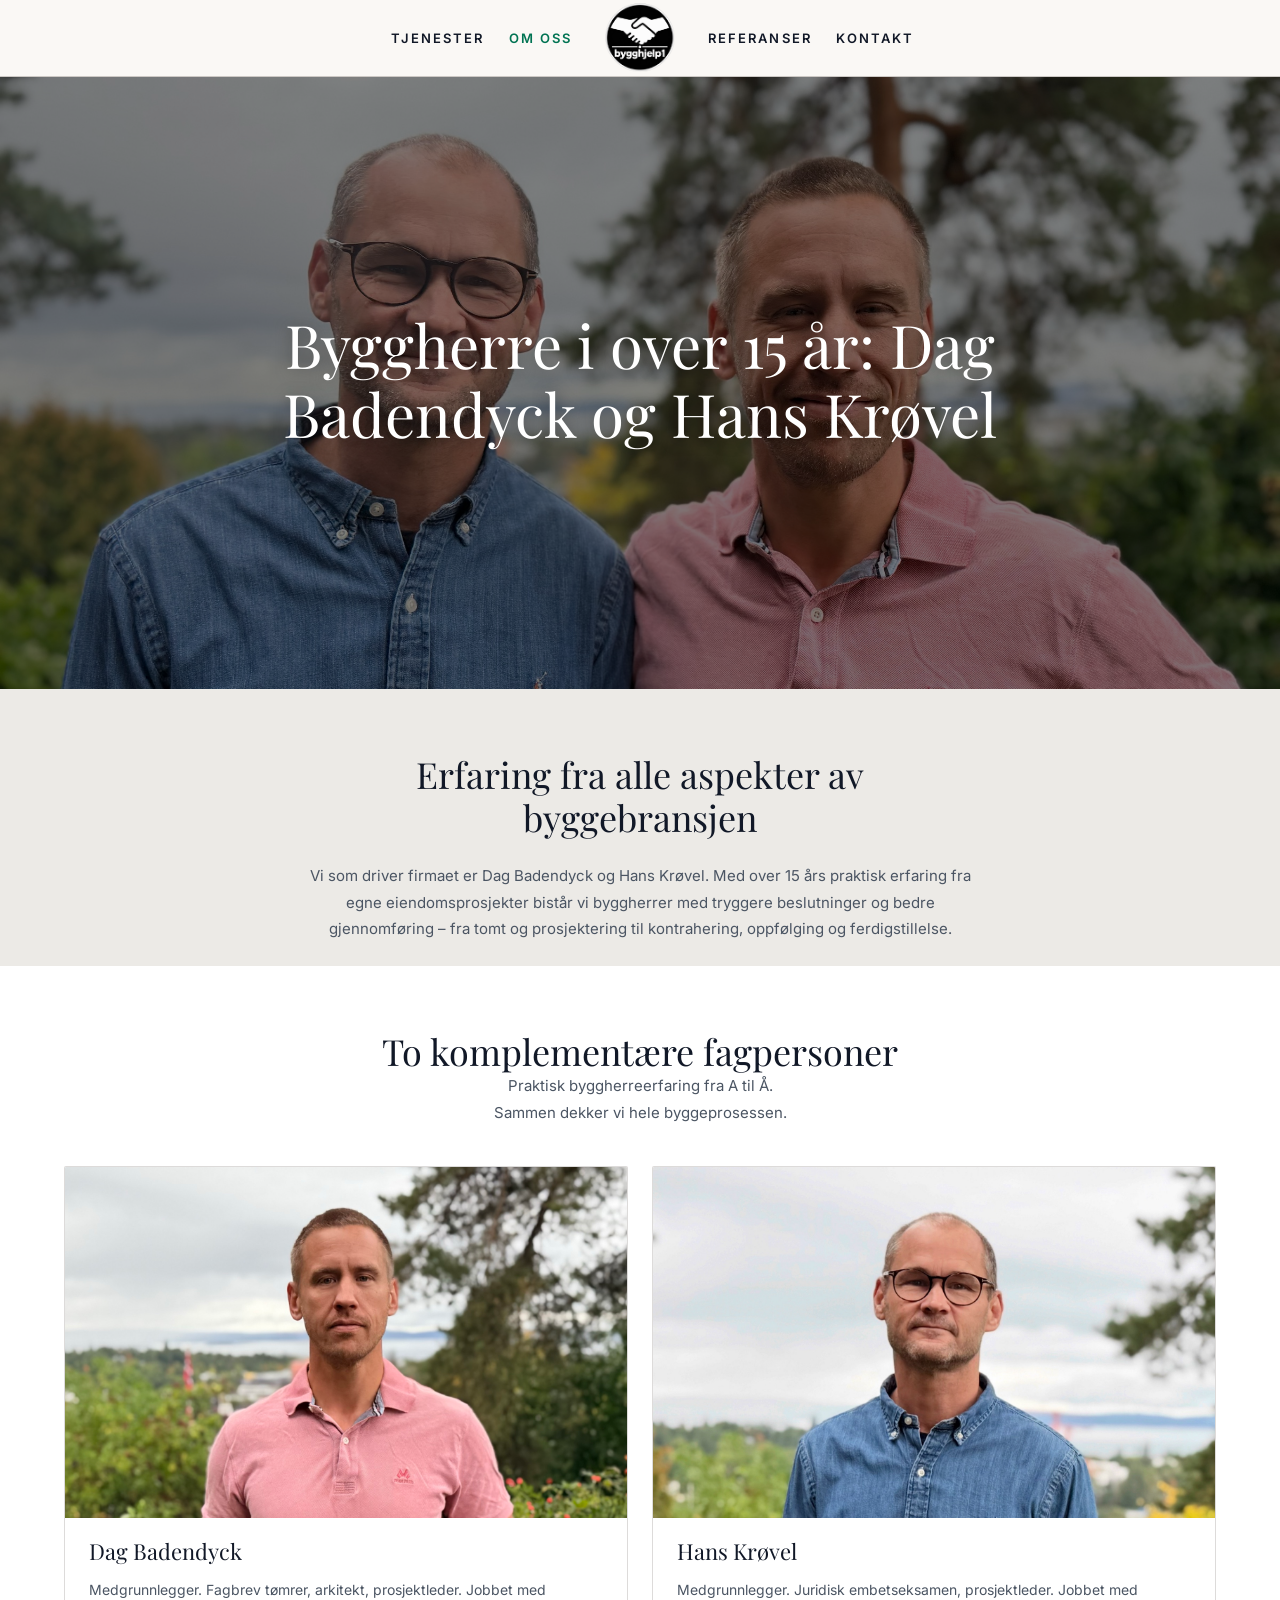
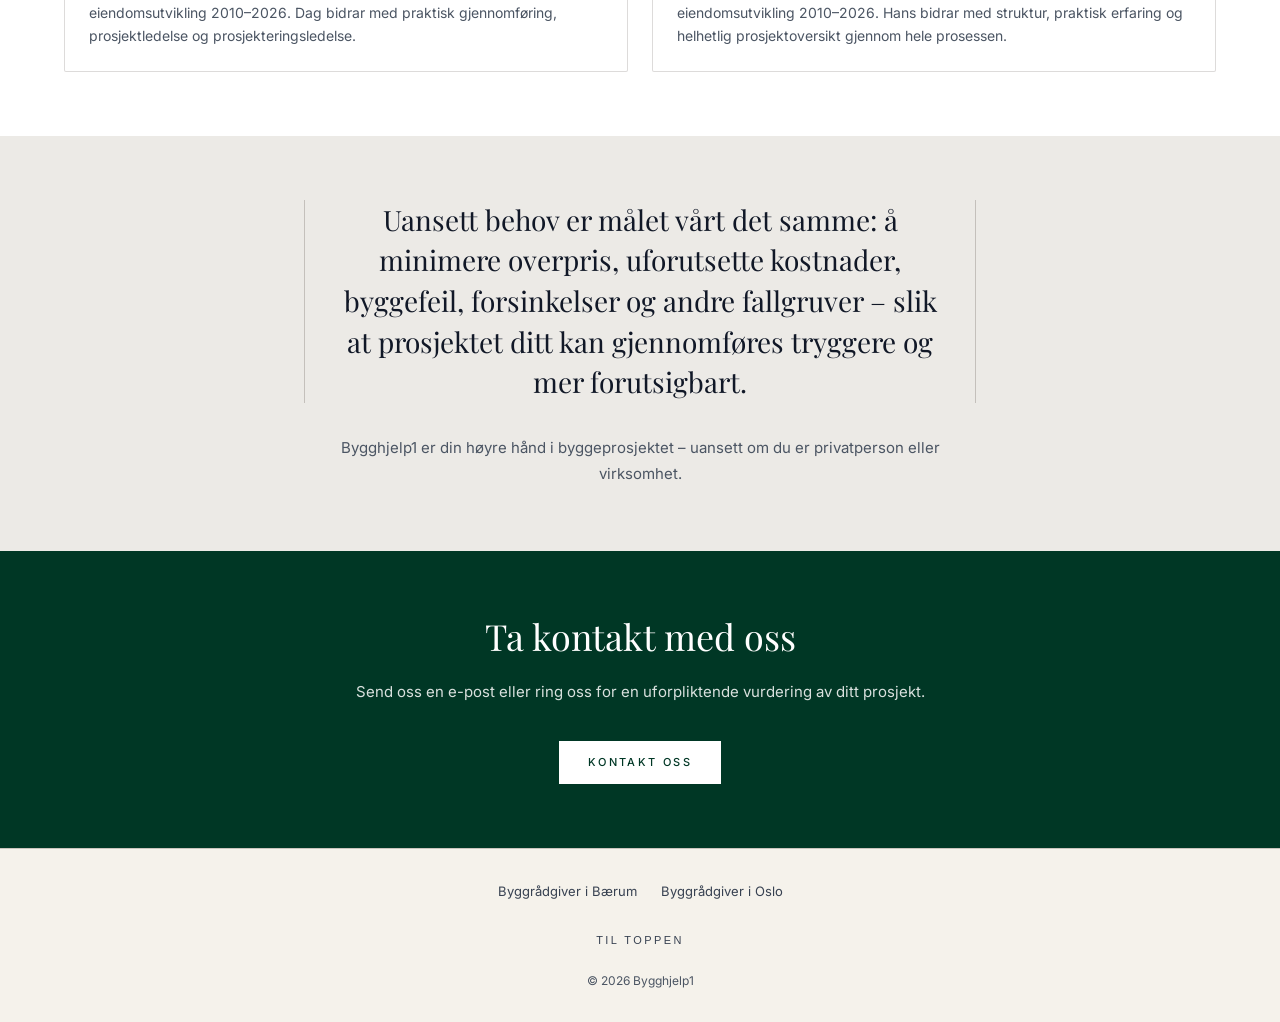
<file: om-oss.html>
<!doctype html>
<html lang="no">
  <head>
    <meta charset="UTF-8" />
    <meta name="viewport" content="width=device-width, initial-scale=1.0" />
    <title>Om Bygghjelp1: tømrer, arkitekt og jurist</title>
    <meta name="description" content="Bygghjelp1 drives av Dag Badendyck og Hans Krøvel – over 15 års praktisk byggherreerfaring, fra tomt og prosjektering til kontrahering og ferdigstillelse." />
    <link rel="canonical" href="https://bygghjelp1.no/om-oss" />
    <link rel="icon" type="image/png" sizes="32x32" href="/favicon-32.png" />
    <link rel="icon" type="image/png" sizes="512x512" href="/favicon-512.png" />
    <link rel="apple-touch-icon" href="/apple-touch-icon.png" />
    <meta property="og:type" content="website" />
    <meta property="og:site_name" content="Bygghjelp1" />
    <meta property="og:title" content="Om Bygghjelp1: tømrer, arkitekt og jurist" />
    <meta property="og:description" content="Bygghjelp1 drives av Dag Badendyck og Hans Krøvel – over 15 års praktisk byggherreerfaring, fra tomt og prosjektering til kontrahering og ferdigstillelse." />
    <meta property="og:url" content="https://bygghjelp1.no/om-oss" />
    <meta property="og:image" content="https://bygghjelp1.no/assets/external/bygghjelp1-logo.png" />
    <link rel="stylesheet" href="styles.css?v=6" />
  </head>
  <body class="page-shell">
    <header class="site-header">
      <div class="header-bar">
        <div class="header-inner">
          <nav class="nav-left" aria-label="Hovedmeny venstre">
            <a class="nav-link" data-nav-link href="tjenester.html">Tjenester</a>
            <a class="nav-link" data-nav-link href="om-oss.html">Om oss</a>
          </nav>
          <a class="site-logo" href="index.html" aria-label="Bygghjelp1">
            <img src="assets/external/bygghjelp1-logo.png" alt="Bygghjelp1" />
          </a>
          <nav class="nav-right" aria-label="Hovedmeny høyre">
            <a class="nav-link" data-nav-link href="referanser.html">Referanser</a>
            <a class="nav-link" data-nav-link href="kontakt.html">Kontakt</a>
          </nav>
          <button type="button" class="menu-toggle" data-menu-toggle aria-expanded="false" aria-label="Åpne meny">
            <svg data-menu-icon-open xmlns="http://www.w3.org/2000/svg" fill="none" viewBox="0 0 24 24" stroke="currentColor" stroke-width="1.5"><path stroke-linecap="round" stroke-linejoin="round" d="M4 6h16M4 12h16M4 18h16"/></svg>
            <svg data-menu-icon-close hidden xmlns="http://www.w3.org/2000/svg" fill="none" viewBox="0 0 24 24" stroke="currentColor" stroke-width="1.5"><path stroke-linecap="round" stroke-linejoin="round" d="M6 18L18 6M6 6l12 12"/></svg>
          </button>
        </div>
      </div>
      <nav class="mobile-nav" data-mobile-nav aria-label="Mobilmeny">
        <div class="mobile-nav-links container">
          <a class="nav-link" data-nav-link href="tjenester.html">Tjenester</a>
          <a class="nav-link" data-nav-link href="om-oss.html">Om oss</a>
          <a class="nav-link" data-nav-link href="referanser.html">Referanser</a>
          <a class="nav-link" data-nav-link href="kontakt.html">Kontakt</a>
        </div>
      </nav>
    </header>

    <main>
      <section class="page-hero">
        <img
          class="page-hero-om-oss-image"
          src="assets/external/om-oss-hero.jpg"
          alt="Dag Badendyck og Hans Krøvel"
        />
        <div class="page-hero-overlay" aria-hidden="true"></div>
        <div class="page-hero-content">
          <h1>Byggherre i over 15 år: Dag Badendyck og Hans Krøvel</h1>
        </div>
      </section>

      <section class="intro-section section-sand">
        <div class="container-narrow text-center">
          <h2 class="section-title">Erfaring fra alle aspekter av byggebransjen</h2>
          <p class="section-intro">
            Vi som driver firmaet er Dag Badendyck og Hans Krøvel. Med over 15 års praktisk erfaring
            fra egne eiendomsprosjekter bistår vi byggherrer med tryggere beslutninger og bedre
            gjennomføring – fra tomt og prosjektering til kontrahering, oppfølging og
            ferdigstillelse.
          </p>
        </div>
      </section>

      <section class="content-section section-white">
        <div class="container">
          <div class="container-narrow text-center">
            <h2 class="section-title">To komplementære fagpersoner</h2>
            <p class="section-intro">
              Praktisk byggherreerfaring fra A til Å.<br />
              Sammen dekker vi hele byggeprosessen.
            </p>
          </div>

          <div class="card-grid cols-2" style="margin-top: 2.5rem">
            <article class="card">
              <div class="card-image">
                <img src="assets/external/dag-badendyck.jpg" alt="Portrett av Dag Badendyck" />
              </div>
              <div class="card-body">
                <h2>Dag Badendyck</h2>
                <p>
                  Medgrunnlegger. Fagbrev tømrer, arkitekt, prosjektleder. Jobbet med
                  eiendomsutvikling 2010–2026. Dag bidrar med praktisk gjennomføring, prosjektledelse
                  og prosjekteringsledelse.
                </p>
              </div>
            </article>

            <article class="card">
              <div class="card-image">
                <img src="assets/external/hans-krovel.jpg" alt="Portrett av Hans Krøvel" />
              </div>
              <div class="card-body">
                <h2>Hans Krøvel</h2>
                <p>
                  Medgrunnlegger. Juridisk embetseksamen, prosjektleder. Jobbet med
                  eiendomsutvikling 2010–2026. Hans bidrar med struktur, praktisk erfaring og
                  helhetlig prosjektoversikt gjennom hele prosessen.
                </p>
              </div>
            </article>
          </div>
        </div>
      </section>

      <section class="content-section section-sand">
        <div class="container-narrow">
          <div class="mission-quote">
            <p>
              Uansett behov er målet vårt det samme: å minimere overpris, uforutsette kostnader,
              byggefeil, forsinkelser og andre fallgruver – slik at prosjektet ditt kan gjennomføres
              tryggere og mer forutsigbart.
            </p>
          </div>
          <p class="section-intro text-center" style="margin-top: 2rem">
            Bygghjelp1 er din høyre hånd i byggeprosjektet – uansett om du er privatperson eller
            virksomhet.
          </p>
        </div>
      </section>

      <section class="cta-band cta-band-green">
        <div class="container-narrow">
          <h2>Ta kontakt med oss</h2>
          <p>
            Send oss en e-post eller ring oss for en uforpliktende vurdering av ditt prosjekt.
          </p>
          <div class="hero-actions">
            <a class="btn btn-primary" href="kontakt.html">Kontakt oss</a>
          </div>
        </div>
      </section>
    </main>

    <footer class="site-footer">
      <div class="footer-bottom">
        <nav class="footer-areas" aria-label="Områder">
          <a href="byggradgiver-baerum.html">Byggrådgiver i Bærum</a>
          <a href="byggradgiver-oslo.html">Byggrådgiver i Oslo</a>
        </nav>
        <button type="button" data-scroll-top>Til toppen</button>
        <p>© 2026 Bygghjelp1</p>
      </div>
    </footer>

    <script src="site.js?v=2"></script>
  </body>
</html>
</file>
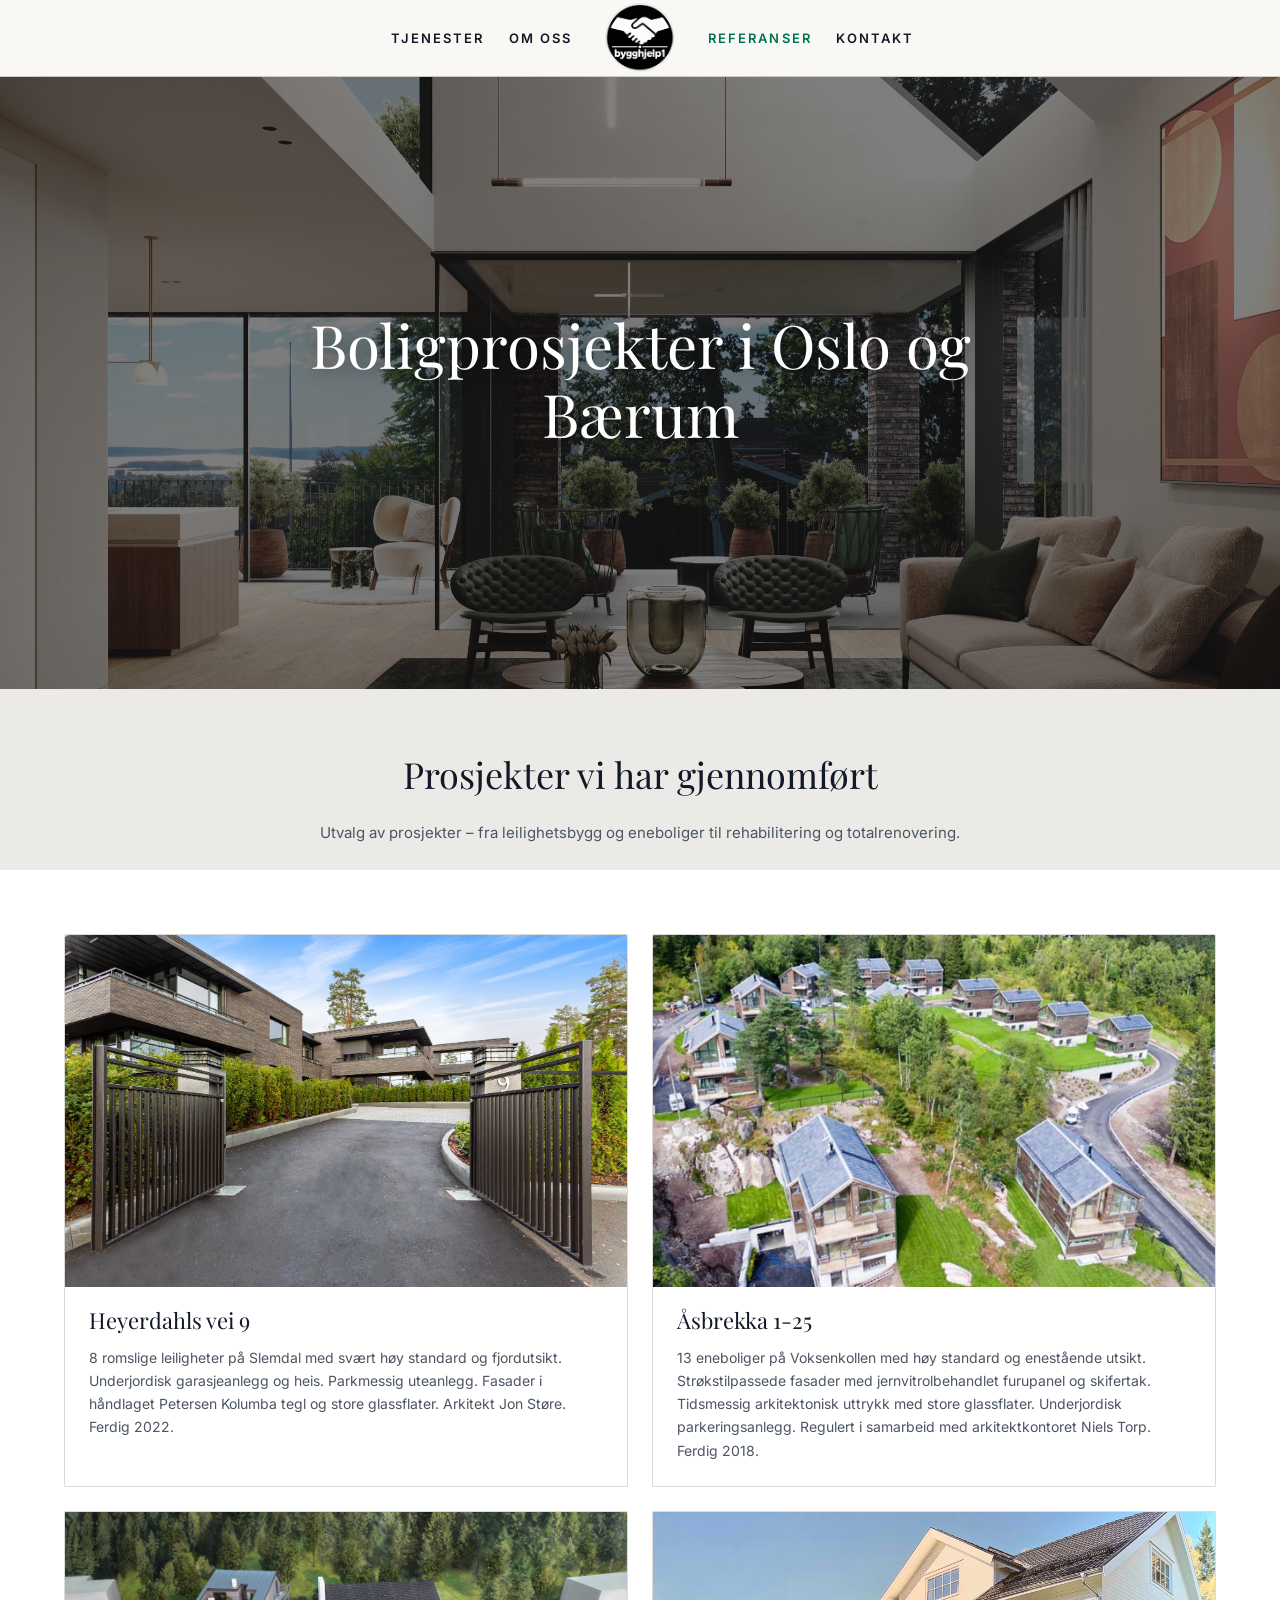
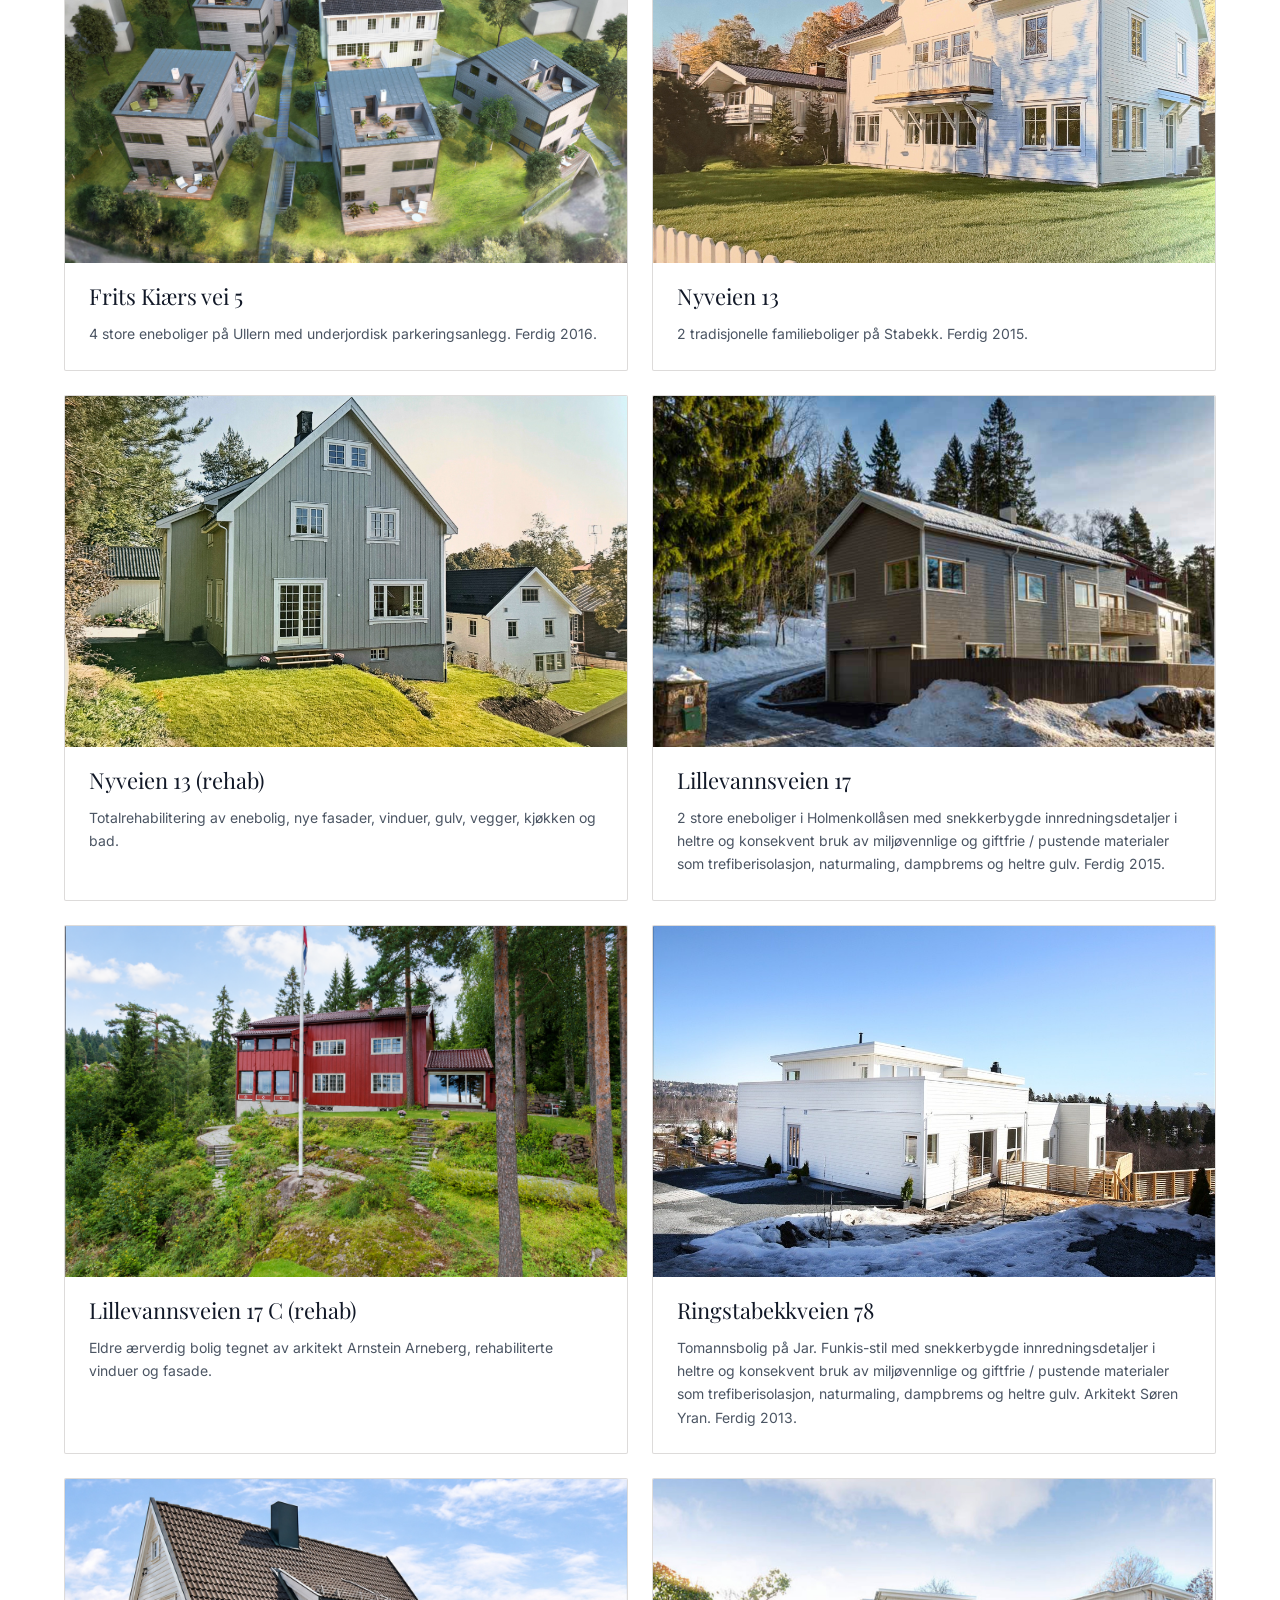
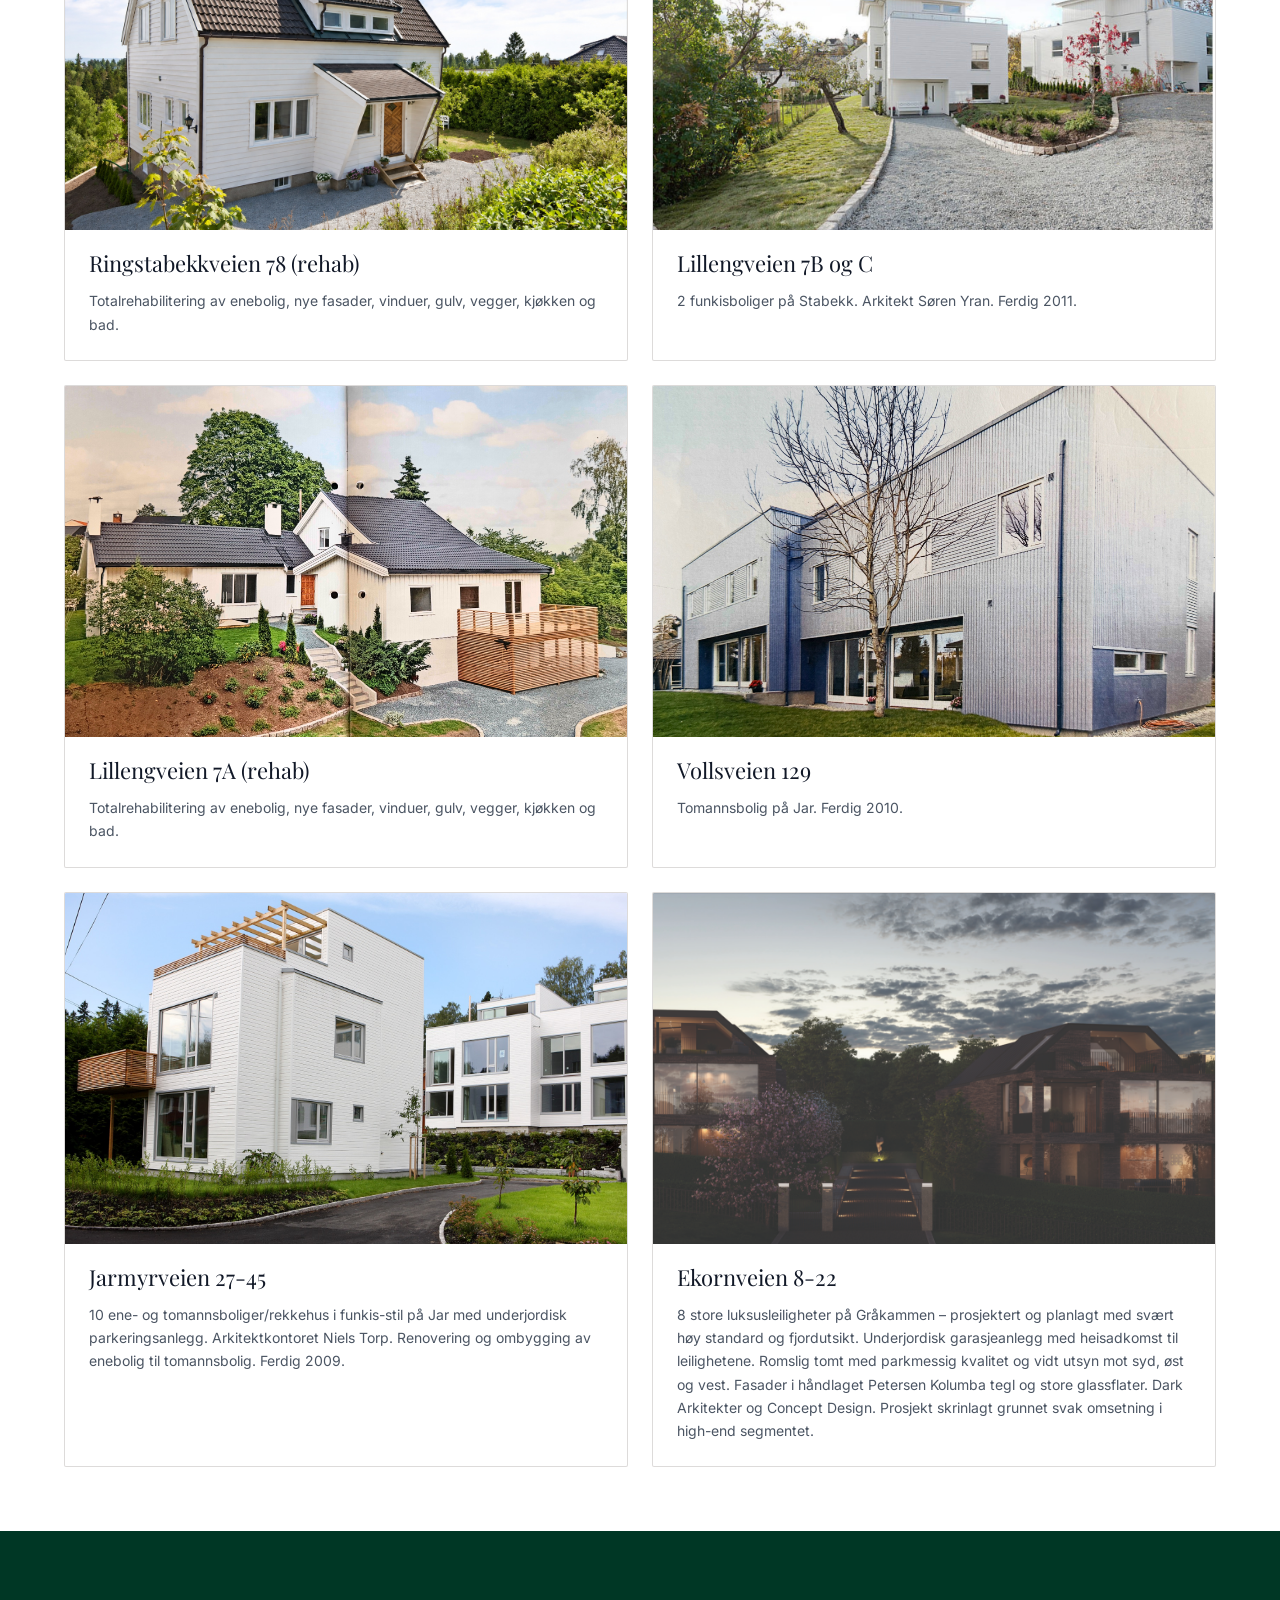
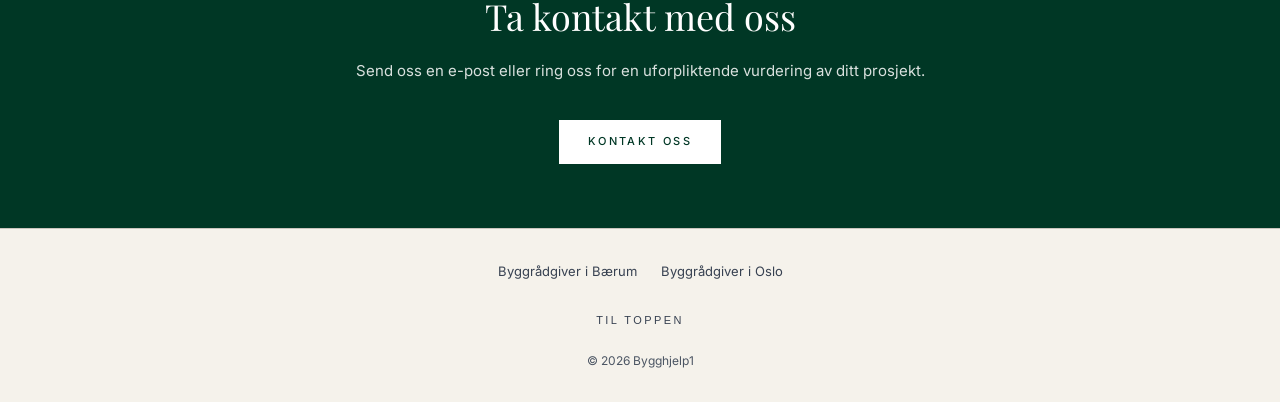
<file: referanser.html>
<!doctype html>
<html lang="no">
  <head>
    <meta charset="UTF-8" />
    <meta name="viewport" content="width=device-width, initial-scale=1.0" />
    <title>Referanser: boligprosjekter i Oslo vest og Bærum</title>
    <meta name="description" content="Utvalg av prosjekter Bygghjelp1 har gjennomført – fra leilighetsbygg og eneboliger til rehabilitering og totalrenovering." />
    <link rel="canonical" href="https://bygghjelp1.no/referanser" />
    <link rel="icon" type="image/png" sizes="32x32" href="/favicon-32.png" />
    <link rel="icon" type="image/png" sizes="512x512" href="/favicon-512.png" />
    <link rel="apple-touch-icon" href="/apple-touch-icon.png" />
    <meta property="og:type" content="website" />
    <meta property="og:site_name" content="Bygghjelp1" />
    <meta property="og:title" content="Referanser: boligprosjekter i Oslo vest og Bærum" />
    <meta property="og:description" content="Utvalg av prosjekter Bygghjelp1 har gjennomført – fra leilighetsbygg og eneboliger til rehabilitering og totalrenovering." />
    <meta property="og:url" content="https://bygghjelp1.no/referanser" />
    <meta property="og:image" content="https://bygghjelp1.no/assets/external/bygghjelp1-logo.png" />
    <link rel="stylesheet" href="styles.css?v=6" />
  </head>
  <body class="page-shell">
    <header class="site-header">
      <div class="header-bar">
        <div class="header-inner">
          <nav class="nav-left" aria-label="Hovedmeny venstre">
            <a class="nav-link" data-nav-link href="tjenester.html">Tjenester</a>
            <a class="nav-link" data-nav-link href="om-oss.html">Om oss</a>
          </nav>
          <a class="site-logo" href="index.html" aria-label="Bygghjelp1">
            <img src="assets/external/bygghjelp1-logo.png" alt="Bygghjelp1" />
          </a>
          <nav class="nav-right" aria-label="Hovedmeny høyre">
            <a class="nav-link" data-nav-link href="referanser.html">Referanser</a>
            <a class="nav-link" data-nav-link href="kontakt.html">Kontakt</a>
          </nav>
          <button type="button" class="menu-toggle" data-menu-toggle aria-expanded="false" aria-label="Åpne meny">
            <svg data-menu-icon-open xmlns="http://www.w3.org/2000/svg" fill="none" viewBox="0 0 24 24" stroke="currentColor" stroke-width="1.5"><path stroke-linecap="round" stroke-linejoin="round" d="M4 6h16M4 12h16M4 18h16"/></svg>
            <svg data-menu-icon-close hidden xmlns="http://www.w3.org/2000/svg" fill="none" viewBox="0 0 24 24" stroke="currentColor" stroke-width="1.5"><path stroke-linecap="round" stroke-linejoin="round" d="M6 18L18 6M6 6l12 12"/></svg>
          </button>
        </div>
      </div>
      <nav class="mobile-nav" data-mobile-nav aria-label="Mobilmeny">
        <div class="mobile-nav-links container">
          <a class="nav-link" data-nav-link href="tjenester.html">Tjenester</a>
          <a class="nav-link" data-nav-link href="om-oss.html">Om oss</a>
          <a class="nav-link" data-nav-link href="referanser.html">Referanser</a>
          <a class="nav-link" data-nav-link href="kontakt.html">Kontakt</a>
        </div>
      </nav>
    </header>

    <main>
      <section class="page-hero">
        <img
          class="page-hero-referanser-image"
          src="assets/external/ekornveien-hero.jpg?v=2"
          alt="Interiør fra Ekornveien 8-22"
        />
        <div class="page-hero-overlay" aria-hidden="true"></div>
        <div class="page-hero-content">
          <h1>Boligprosjekter i Oslo og Bærum</h1>
        </div>
      </section>

      <section class="intro-section section-sand">
        <div class="container-narrow text-center">
          <h2 class="section-title">Prosjekter vi har gjennomført</h2>
          <p class="section-intro">
            Utvalg av prosjekter – fra leilighetsbygg og eneboliger til rehabilitering og
            totalrenovering.
          </p>
        </div>
      </section>

      <section class="content-section section-white">
        <div class="container">
          <div class="card-grid cols-2">
            <article class="card">
              <div class="card-image">
                <img src="assets/external/heyerdahlsvei.jpg" alt="Heyerdahls vei 9" />
              </div>
              <div class="card-body">
                <h2>Heyerdahls vei 9</h2>
                <p>
                  8 romslige leiligheter på Slemdal med svært høy standard og fjordutsikt.
                  Underjordisk garasjeanlegg og heis. Parkmessig uteanlegg. Fasader i håndlaget
                  Petersen Kolumba tegl og store glassflater. Arkitekt Jon Støre. Ferdig 2022.
                </p>
              </div>
            </article>

            <article class="card">
              <div class="card-image">
                <img src="assets/external/asbrekka.png" alt="Åsbrekka 1-25" />
              </div>
              <div class="card-body">
                <h2>Åsbrekka 1-25</h2>
                <p>
                  13 eneboliger på Voksenkollen med høy standard og enestående utsikt.
                  Strøkstilpassede fasader med jernvitrolbehandlet furupanel og skifertak.
                  Tidsmessig arkitektonisk uttrykk med store glassflater. Underjordisk
                  parkeringsanlegg. Regulert i samarbeid med arkitektkontoret Niels Torp. Ferdig
                  2018.
                </p>
              </div>
            </article>

            <article class="card">
              <div class="card-image">
                <img src="assets/external/frits-kiaers-vei.jpg" alt="Frits Kiærs vei 5" />
              </div>
              <div class="card-body">
                <h2>Frits Kiærs vei 5</h2>
                <p>
                  4 store eneboliger på Ullern med underjordisk parkeringsanlegg. Ferdig 2016.
                </p>
              </div>
            </article>

            <article class="card">
              <div class="card-image">
                <img src="assets/external/nyveien-13.jpg" alt="Nyveien 13" />
              </div>
              <div class="card-body">
                <h2>Nyveien 13</h2>
                <p>
                  2 tradisjonelle familieboliger på Stabekk. Ferdig 2015.
                </p>
              </div>
            </article>

            <article class="card">
              <div class="card-image">
                <img src="assets/external/nyveien-13-rehab.jpg" alt="Nyveien 13 rehab" />
              </div>
              <div class="card-body">
                <h2>Nyveien 13 (rehab)</h2>
                <p>
                  Totalrehabilitering av enebolig, nye fasader, vinduer, gulv, vegger, kjøkken og
                  bad.
                </p>
              </div>
            </article>

            <article class="card">
              <div class="card-image">
                <img src="assets/external/lillevannsveien.jpg" alt="Lillevannsveien 17" />
              </div>
              <div class="card-body">
                <h2>Lillevannsveien 17</h2>
                <p>
                  2 store eneboliger i Holmenkollåsen med snekkerbygde innredningsdetaljer i heltre
                  og konsekvent bruk av miljøvennlige og giftfrie / pustende materialer som
                  trefiberisolasjon, naturmaling, dampbrems og heltre gulv. Ferdig 2015.
                </p>
              </div>
            </article>

            <article class="card">
              <div class="card-image">
                <img src="assets/external/lillevannsveien-rehab.png" alt="Lillevannsveien 17 C rehab" />
              </div>
              <div class="card-body">
                <h2>Lillevannsveien 17 C (rehab)</h2>
                <p>
                  Eldre ærverdig bolig tegnet av arkitekt Arnstein Arneberg, rehabiliterte vinduer og fasade.
                </p>
              </div>
            </article>

            <article class="card">
              <div class="card-image">
                <img src="assets/external/ringstabekkveien.jpg" alt="Ringstabekkveien 78" />
              </div>
              <div class="card-body">
                <h2>Ringstabekkveien 78</h2>
                <p>
                  Tomannsbolig på Jar. Funkis-stil med snekkerbygde innredningsdetaljer i heltre og
                  konsekvent bruk av miljøvennlige og giftfrie / pustende materialer som
                  trefiberisolasjon, naturmaling, dampbrems og heltre gulv. Arkitekt Søren Yran.
                  Ferdig 2013.
                </p>
              </div>
            </article>

            <article class="card">
              <div class="card-image">
                <img src="assets/external/ringstabekkveien-rehab.jpg" alt="Ringstabekkveien 78 rehab" />
              </div>
              <div class="card-body">
                <h2>Ringstabekkveien 78 (rehab)</h2>
                <p>
                  Totalrehabilitering av enebolig, nye fasader, vinduer, gulv, vegger, kjøkken og
                  bad.
                </p>
              </div>
            </article>

            <article class="card">
              <div class="card-image">
                <img src="assets/external/lillengveien.jpg" alt="Lillengveien 7B og C" />
              </div>
              <div class="card-body">
                <h2>Lillengveien 7B og C</h2>
                <p>
                  2 funkisboliger på Stabekk. Arkitekt Søren Yran. Ferdig 2011.
                </p>
              </div>
            </article>

            <article class="card">
              <div class="card-image">
                <img src="assets/external/lillengveien-7a.jpg" alt="Lillengveien 7A rehab" style="object-position: center bottom" />
              </div>
              <div class="card-body">
                <h2>Lillengveien 7A (rehab)</h2>
                <p>
                  Totalrehabilitering av enebolig, nye fasader, vinduer, gulv, vegger, kjøkken og
                  bad.
                </p>
              </div>
            </article>

            <article class="card">
              <div class="card-image">
                <img src="assets/external/vollsveien-129.jpg" alt="Vollsveien 129" />
              </div>
              <div class="card-body">
                <h2>Vollsveien 129</h2>
                <p>Tomannsbolig på Jar. Ferdig 2010.</p>
              </div>
            </article>

            <article class="card">
              <div class="card-image">
                <img src="assets/external/jarhagen-fasade.jpg" alt="Jarmyrveien 27-45" />
              </div>
              <div class="card-body">
                <h2>Jarmyrveien 27-45</h2>
                <p>
                  10 ene- og tomannsboliger/rekkehus i funkis-stil på Jar med underjordisk
                  parkeringsanlegg. Arkitektkontoret Niels Torp. Renovering og ombygging av
                  enebolig til tomannsbolig. Ferdig 2009.
                </p>
              </div>
            </article>

            <article class="card">
              <div class="card-image">
                <img src="assets/external/ekornveien.jpg" alt="Ekornveien 8-22" />
              </div>
              <div class="card-body">
                <h2>Ekornveien 8-22</h2>
                <p>
                  8 store luksusleiligheter på Gråkammen – prosjektert og planlagt med svært høy
                  standard og fjordutsikt. Underjordisk garasjeanlegg med heisadkomst til
                  leilighetene. Romslig tomt med parkmessig kvalitet og vidt utsyn mot syd, øst og
                  vest. Fasader i håndlaget Petersen Kolumba tegl og store glassflater. Dark
                  Arkitekter og Concept Design. Prosjekt skrinlagt grunnet svak omsetning i
                  high-end segmentet.
                </p>
              </div>
            </article>
          </div>
        </div>
      </section>

      <section class="cta-band cta-band-green">
        <div class="container-narrow">
          <h2>Ta kontakt med oss</h2>
          <p>
            Send oss en e-post eller ring oss for en uforpliktende vurdering av ditt prosjekt.
          </p>
          <div class="hero-actions">
            <a class="btn btn-primary" href="kontakt.html">Kontakt oss</a>
          </div>
        </div>
      </section>
    </main>

    <footer class="site-footer">
      <div class="footer-bottom">
        <nav class="footer-areas" aria-label="Områder">
          <a href="byggradgiver-baerum.html">Byggrådgiver i Bærum</a>
          <a href="byggradgiver-oslo.html">Byggrådgiver i Oslo</a>
        </nav>
        <button type="button" data-scroll-top>Til toppen</button>
        <p>© 2026 Bygghjelp1</p>
      </div>
    </footer>

    <script src="site.js?v=2"></script>
  </body>
</html>
</file>
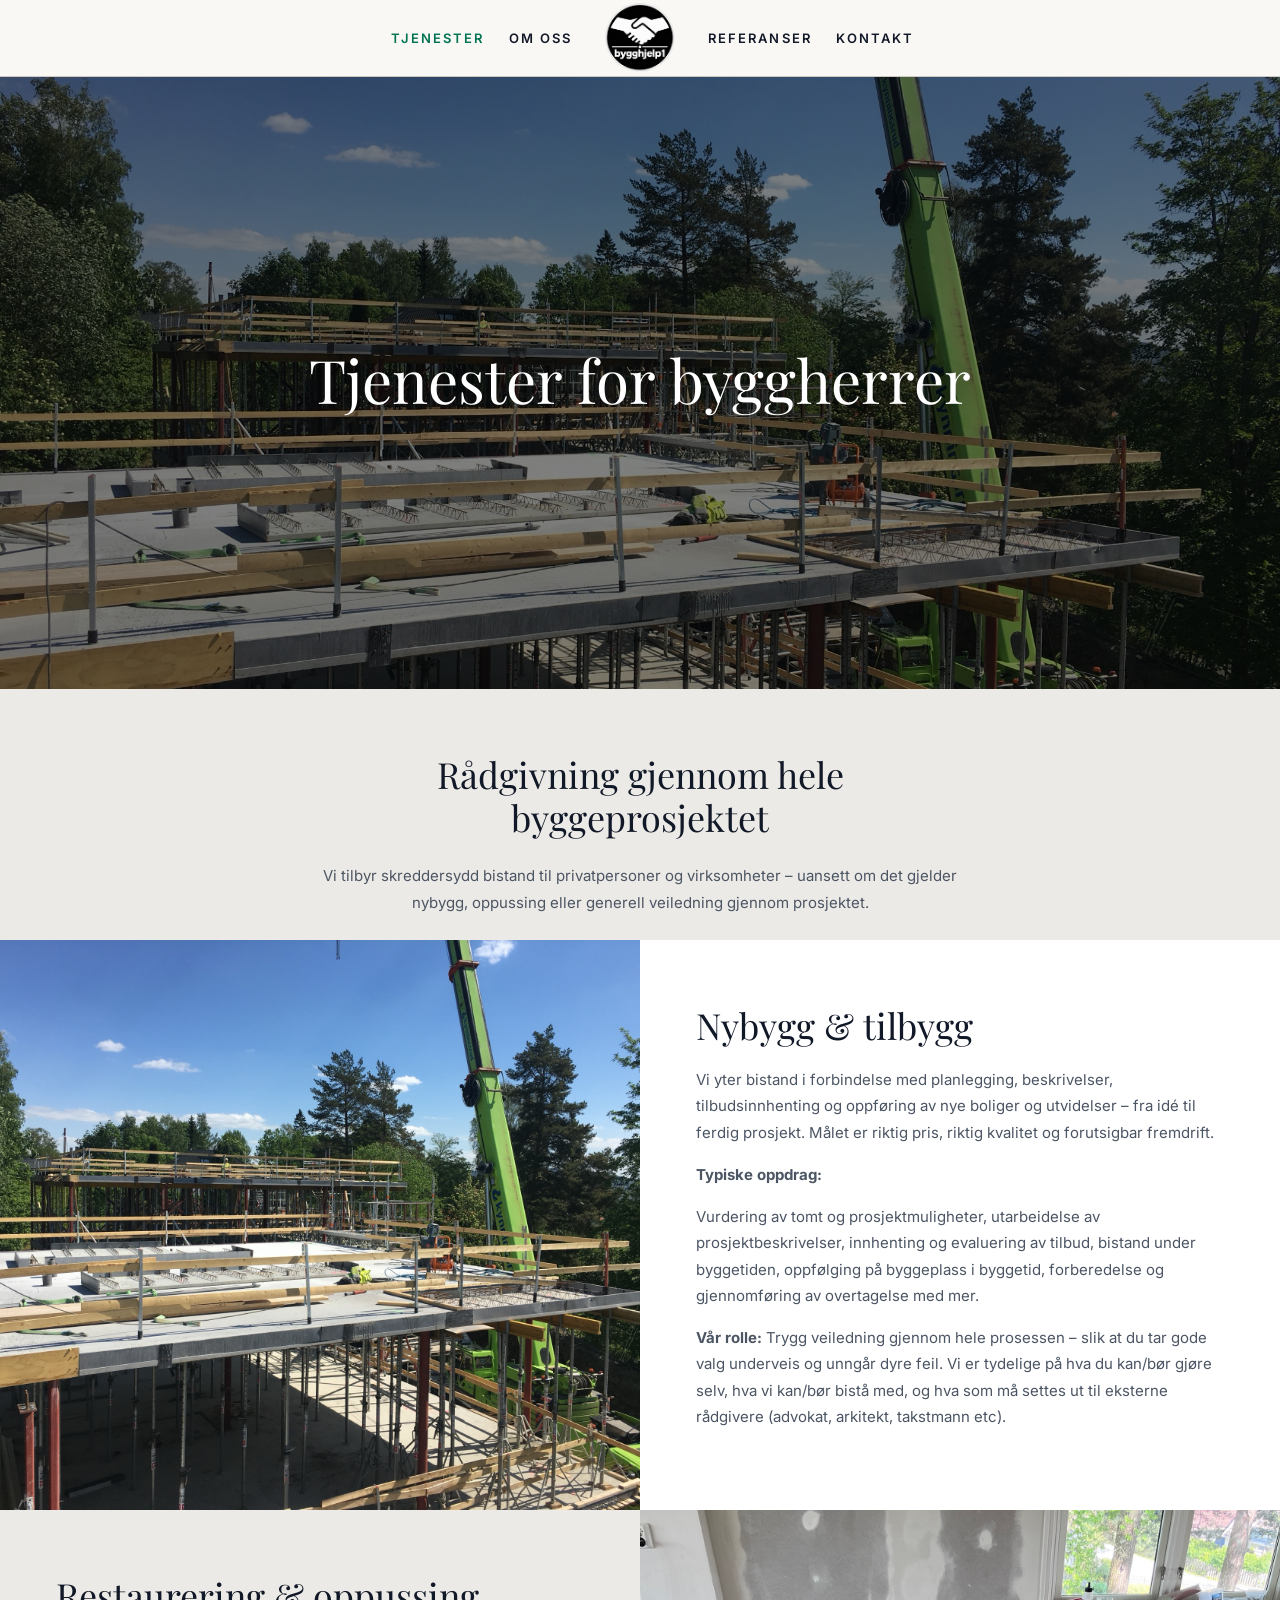
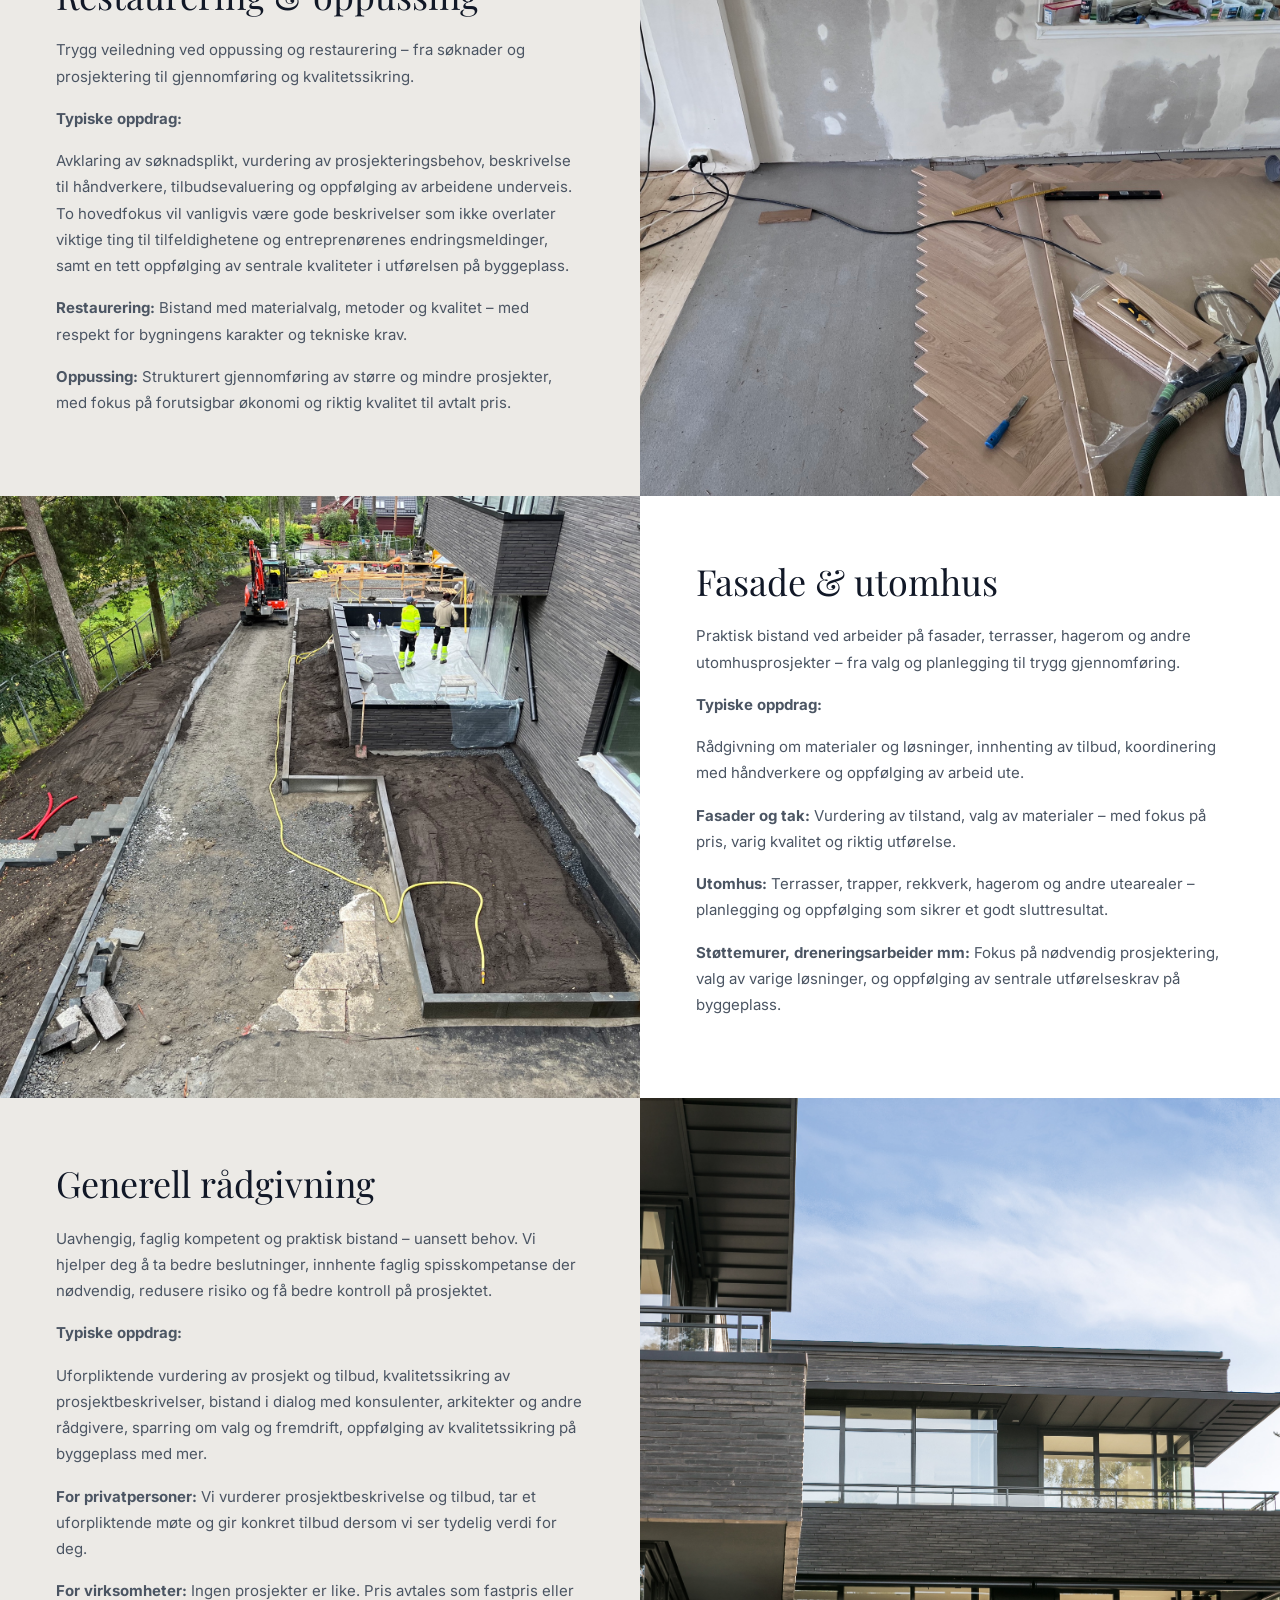
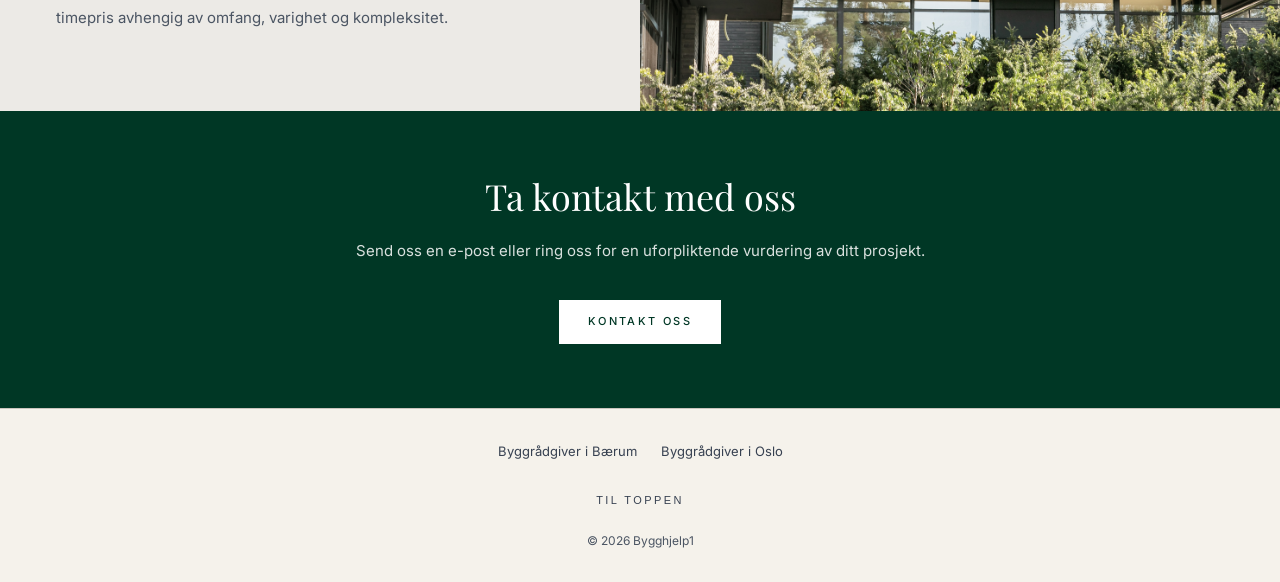
<file: tjenester.html>
<!doctype html>
<html lang="no">
  <head>
    <meta charset="UTF-8" />
    <meta name="viewport" content="width=device-width, initial-scale=1.0" />
    <title>Tilbudsvurdering, byggherreombud og byggeledelse | Bygghjelp1</title>
    <meta name="description" content="Rådgivning gjennom hele byggeprosjektet: nybygg og tilbygg, restaurering og oppussing, fasade og utomhus. Riktig pris, riktig kvalitet og forutsigbar fremdrift." />
    <link rel="canonical" href="https://bygghjelp1.no/tjenester" />
    <link rel="icon" type="image/png" sizes="32x32" href="/favicon-32.png" />
    <link rel="icon" type="image/png" sizes="512x512" href="/favicon-512.png" />
    <link rel="apple-touch-icon" href="/apple-touch-icon.png" />
    <meta property="og:type" content="website" />
    <meta property="og:site_name" content="Bygghjelp1" />
    <meta property="og:title" content="Tilbudsvurdering, byggherreombud og byggeledelse | Bygghjelp1" />
    <meta property="og:description" content="Rådgivning gjennom hele byggeprosjektet: nybygg og tilbygg, restaurering og oppussing, fasade og utomhus. Riktig pris, riktig kvalitet og forutsigbar fremdrift." />
    <meta property="og:url" content="https://bygghjelp1.no/tjenester" />
    <meta property="og:image" content="https://bygghjelp1.no/assets/external/bygghjelp1-logo.png" />
    <link rel="stylesheet" href="styles.css?v=6" />
  </head>
  <body class="page-shell">
    <header class="site-header">
      <div class="header-bar">
        <div class="header-inner">
          <nav class="nav-left" aria-label="Hovedmeny venstre">
            <a class="nav-link" data-nav-link href="tjenester.html">Tjenester</a>
            <a class="nav-link" data-nav-link href="om-oss.html">Om oss</a>
          </nav>
          <a class="site-logo" href="index.html" aria-label="Bygghjelp1">
            <img src="assets/external/bygghjelp1-logo.png" alt="Bygghjelp1" />
          </a>
          <nav class="nav-right" aria-label="Hovedmeny høyre">
            <a class="nav-link" data-nav-link href="referanser.html">Referanser</a>
            <a class="nav-link" data-nav-link href="kontakt.html">Kontakt</a>
          </nav>
          <button type="button" class="menu-toggle" data-menu-toggle aria-expanded="false" aria-label="Åpne meny">
            <svg data-menu-icon-open xmlns="http://www.w3.org/2000/svg" fill="none" viewBox="0 0 24 24" stroke="currentColor" stroke-width="1.5"><path stroke-linecap="round" stroke-linejoin="round" d="M4 6h16M4 12h16M4 18h16"/></svg>
            <svg data-menu-icon-close hidden xmlns="http://www.w3.org/2000/svg" fill="none" viewBox="0 0 24 24" stroke="currentColor" stroke-width="1.5"><path stroke-linecap="round" stroke-linejoin="round" d="M6 18L18 6M6 6l12 12"/></svg>
          </button>
        </div>
      </div>
      <nav class="mobile-nav" data-mobile-nav aria-label="Mobilmeny">
        <div class="mobile-nav-links container">
          <a class="nav-link" data-nav-link href="tjenester.html">Tjenester</a>
          <a class="nav-link" data-nav-link href="om-oss.html">Om oss</a>
          <a class="nav-link" data-nav-link href="referanser.html">Referanser</a>
          <a class="nav-link" data-nav-link href="kontakt.html">Kontakt</a>
        </div>
      </nav>
    </header>

    <main>
      <section class="page-hero">
        <img
          class="page-hero-tjenester-image"
          src="assets/external/nybygg-tilbygg.jpg"
          alt="Nybygg og tilbygg"
        />
        <div class="page-hero-overlay" aria-hidden="true"></div>
        <div class="page-hero-content">
          <h1>Tjenester for byggherrer</h1>
        </div>
      </section>

      <section class="intro-section section-sand">
        <div class="container-narrow text-center">
          <h2 class="section-title">Rådgivning gjennom hele byggeprosjektet</h2>
          <p class="section-intro">
            Vi tilbyr skreddersydd bistand til privatpersoner og virksomheter – uansett om det
            gjelder nybygg, oppussing eller generell veiledning gjennom prosjektet.
          </p>
        </div>
      </section>

      <section id="nybygg" class="feature-split section-white">
        <div class="feature-split-image">
          <img src="assets/external/nybygg-tilbygg.jpg" alt="Nybygg og tilbygg" />
        </div>
        <div class="feature-split-copy">
          <div class="feature-split-copy-inner">
            <h2 class="section-title">Nybygg & tilbygg</h2>
            <p>
              Vi yter bistand i forbindelse med planlegging, beskrivelser, tilbudsinnhenting og
              oppføring av nye boliger og utvidelser – fra idé til ferdig prosjekt. Målet er
              riktig pris, riktig kvalitet og forutsigbar fremdrift.
            </p>
            <p><strong>Typiske oppdrag:</strong></p>
            <p>
              Vurdering av tomt og prosjektmuligheter, utarbeidelse av prosjektbeskrivelser,
              innhenting og evaluering av tilbud, bistand under byggetiden, oppfølging på
              byggeplass i byggetid, forberedelse og gjennomføring av overtagelse med mer.
            </p>
            <p><strong>Vår rolle:</strong> Trygg veiledning gjennom hele prosessen – slik at du tar
              gode valg underveis og unngår dyre feil. Vi er tydelige på hva du kan/bør gjøre selv,
              hva vi kan/bør bistå med, og hva som må settes ut til eksterne rådgivere (advokat,
              arkitekt, takstmann etc).</p>
          </div>
        </div>
      </section>

      <section id="restaurering" class="feature-split reverse section-sand">
        <div class="feature-split-image">
          <img src="assets/external/restaurering-oppussing.jpg" alt="Restaurering og oppussing" />
        </div>
        <div class="feature-split-copy">
          <div class="feature-split-copy-inner">
            <h2 class="section-title">Restaurering & oppussing</h2>
            <p>
              Trygg veiledning ved oppussing og restaurering – fra søknader og prosjektering til
              gjennomføring og kvalitetssikring.
            </p>
            <p><strong>Typiske oppdrag:</strong></p>
            <p>
              Avklaring av søknadsplikt, vurdering av prosjekteringsbehov, beskrivelse til
              håndverkere, tilbudsevaluering og oppfølging av arbeidene underveis. To hovedfokus
              vil vanligvis være gode beskrivelser som ikke overlater viktige ting til
              tilfeldighetene og entreprenørenes endringsmeldinger, samt en tett oppfølging av
              sentrale kvaliteter i utførelsen på byggeplass.
            </p>
            <p><strong>Restaurering:</strong> Bistand med materialvalg, metoder og kvalitet – med
              respekt for bygningens karakter og tekniske krav.</p>
            <p><strong>Oppussing:</strong> Strukturert gjennomføring av større og mindre prosjekter,
              med fokus på forutsigbar økonomi og riktig kvalitet til avtalt pris.</p>
          </div>
        </div>
      </section>

      <section id="fasade" class="feature-split section-white">
        <div class="feature-split-image">
          <img src="assets/external/fasade-utomhus.jpg" alt="Fasade og utomhus" />
        </div>
        <div class="feature-split-copy">
          <div class="feature-split-copy-inner">
            <h2 class="section-title">Fasade & utomhus</h2>
            <p>
              Praktisk bistand ved arbeider på fasader, terrasser, hagerom og andre utomhusprosjekter
              – fra valg og planlegging til trygg gjennomføring.
            </p>
            <p><strong>Typiske oppdrag:</strong></p>
            <p>
              Rådgivning om materialer og løsninger, innhenting av tilbud, koordinering med
              håndverkere og oppfølging av arbeid ute.
            </p>
            <p><strong>Fasader og tak:</strong> Vurdering av tilstand, valg av materialer – med
              fokus på pris, varig kvalitet og riktig utførelse.</p>
            <p><strong>Utomhus:</strong> Terrasser, trapper, rekkverk, hagerom og andre utearealer –
              planlegging og oppfølging som sikrer et godt sluttresultat.</p>
            <p><strong>Støttemurer, dreneringsarbeider mm:</strong> Fokus på nødvendig
              prosjektering, valg av varige løsninger, og oppfølging av sentrale utførelseskrav på
              byggeplass.</p>
          </div>
        </div>
      </section>

      <section id="radgivning" class="feature-split reverse section-sand">
        <div class="feature-split-image">
          <img src="assets/external/heyerdahlsvei-hero.jpg" alt="Generell rådgivning" />
        </div>
        <div class="feature-split-copy">
          <div class="feature-split-copy-inner">
            <h2 class="section-title">Generell rådgivning</h2>
            <p>
              Uavhengig, faglig kompetent og praktisk bistand – uansett behov. Vi hjelper deg å ta
              bedre beslutninger, innhente faglig spisskompetanse der nødvendig, redusere risiko og
              få bedre kontroll på prosjektet.
            </p>
            <p><strong>Typiske oppdrag:</strong></p>
            <p>
              Uforpliktende vurdering av prosjekt og tilbud, kvalitetssikring av
              prosjektbeskrivelser, bistand i dialog med konsulenter, arkitekter og andre
              rådgivere, sparring om valg og fremdrift, oppfølging av kvalitetssikring på
              byggeplass med mer.
            </p>
            <p><strong>For privatpersoner:</strong> Vi vurderer prosjektbeskrivelse og tilbud, tar
              et uforpliktende møte og gir konkret tilbud dersom vi ser tydelig verdi for deg.</p>
            <p><strong>For virksomheter:</strong> Ingen prosjekter er like. Pris avtales som
              fastpris eller timepris avhengig av omfang, varighet og kompleksitet.</p>
          </div>
        </div>
      </section>

      <section class="cta-band cta-band-green">
        <div class="container-narrow">
          <h2>Ta kontakt med oss</h2>
          <p>
            Send oss en e-post eller ring oss for en uforpliktende vurdering av ditt prosjekt.
          </p>
          <div class="hero-actions">
            <a class="btn btn-primary" href="kontakt.html">Kontakt oss</a>
          </div>
        </div>
      </section>
    </main>

    <footer class="site-footer">
      <div class="footer-bottom">
        <nav class="footer-areas" aria-label="Områder">
          <a href="byggradgiver-baerum.html">Byggrådgiver i Bærum</a>
          <a href="byggradgiver-oslo.html">Byggrådgiver i Oslo</a>
        </nav>
        <button type="button" data-scroll-top>Til toppen</button>
        <p>© 2026 Bygghjelp1</p>
      </div>
    </footer>

    <script src="site.js?v=2"></script>
  </body>
</html>
</file>
<file: styles.css>
@import url("https://fonts.googleapis.com/css2?family=Playfair+Display:wght@400;500;600;700&family=Inter:wght@300;400;500;600&display=swap");

:root {
  --header-bg: #faf8f5;
  --sand: #eceae6;
  --footer-bg: #f5f2eb;
  --green: #007352;
  --green-dark: #003725;
  --green-hover: #005a3f;
  --text: #111827;
  --muted: #4b5563;
  --border: rgba(120, 113, 108, 0.35);
  --max-width: 72rem;
}

*,
*::before,
*::after {
  box-sizing: border-box;
}

html {
  scroll-behavior: smooth;
  scroll-padding-top: 6rem;
}

body {
  margin: 0;
  font-family: Inter, "Segoe UI", Roboto, Arial, sans-serif;
  color: var(--text);
  background: #fff;
  line-height: 1.6;
}

img {
  max-width: 100%;
  height: auto;
  display: block;
}

a {
  color: inherit;
}

.container {
  width: min(var(--max-width), 92vw);
  margin: 0 auto;
}

.container-narrow {
  width: min(42rem, 92vw);
  margin: 0 auto;
}

.eyebrow {
  margin: 0 0 1.25rem;
  font-size: 0.6875rem;
  font-weight: 600;
  letter-spacing: 0.22em;
  text-transform: uppercase;
  color: var(--green);
}

.section-title {
  margin: 0;
  font-family: "Playfair Display", Georgia, serif;
  font-weight: 300;
  line-height: 1.2;
  font-size: clamp(1.5rem, 3vw, 2.25rem);
  color: var(--text);
}

.slogan-title {
  font-size: clamp(1.125rem, 5.4vw, 2.25rem);
}

.slogan-title span {
  display: block;
  white-space: nowrap;
}

.section-intro {
  margin: 1.5rem 0 0;
  font-size: 0.9375rem;
  color: var(--muted);
  line-height: 1.75;
}

.text-center {
  text-align: center;
}

/* Header */

.site-header {
  position: sticky;
  top: 0;
  z-index: 50;
}

.header-bar {
  background: var(--header-bg);
  border-bottom: 1px solid var(--border);
}

.header-inner {
  display: grid;
  grid-template-columns: 2.5rem 1fr 2.5rem;
  align-items: center;
  width: min(var(--max-width), 92vw);
  margin: 0 auto;
  padding: 0 1rem;
  min-height: 4rem;
}

.nav-left,
.nav-right {
  display: none;
  align-items: center;
  gap: 1.5rem;
}

.nav-left {
  justify-content: flex-end;
  padding-right: 2rem;
}

.nav-right {
  padding-left: 2rem;
}

.nav-link {
  font-size: 0.8125rem;
  font-weight: 600;
  letter-spacing: 0.16em;
  text-transform: uppercase;
  text-decoration: none;
  color: #111827;
  transition: color 0.2s ease;
}

.nav-link:hover,
.nav-link.is-active {
  color: var(--green);
}

.site-logo {
  grid-column: 2;
  justify-self: center;
  text-decoration: none;
  line-height: 0;
}

.site-logo img {
  display: block;
  height: 3rem;
  width: 3rem;
  border-radius: 50%;
  object-fit: contain;
}

.menu-toggle {
  grid-column: 3;
  justify-self: end;
  border: 0;
  background: transparent;
  padding: 0.5rem;
  cursor: pointer;
  color: #1f2937;
}

.menu-toggle svg {
  width: 1.5rem;
  height: 1.5rem;
}

.menu-toggle svg[hidden] {
  display: none;
}

.mobile-nav {
  display: none;
  background: var(--header-bg);
  border-bottom: 1px solid var(--border);
  padding: 1rem;
}

.mobile-nav.is-open {
  display: block;
}

.mobile-nav-links {
  display: flex;
  flex-direction: column;
  gap: 0;
}

.mobile-nav-links .nav-link {
  display: block;
  padding: 0.75rem 0;
  font-size: 0.875rem;
}

.mobile-nav-divider {
  border-top: 1px solid var(--border);
  margin: 0.75rem 0;
  padding-top: 0.75rem;
}

@media (min-width: 1024px) {
  .header-inner {
    grid-template-columns: 1fr auto 1fr;
    min-height: 4.75rem;
  }

  .nav-left {
    display: flex;
    grid-column: 1;
  }

  .site-logo {
    grid-column: 2;
  }

  .nav-right {
    display: flex;
    grid-column: 3;
  }

  .menu-toggle {
    display: none;
  }

  .site-logo img {
    height: 4rem;
    width: 4rem;
  }
}

@media (min-width: 1280px) {
  .site-logo img {
    height: 4.5rem;
    width: 4.5rem;
  }
}

main {
  flex: 1;
}

.page-shell {
  min-height: 100vh;
  display: flex;
  flex-direction: column;
}

/* Hero */

.page-hero {
  position: relative;
  width: 100%;
  min-height: 440px;
  height: 68vh;
  max-height: 760px;
  overflow: hidden;
  background: #6a6358;
}

.page-hero img {
  position: absolute;
  inset: 0;
  width: 100%;
  height: 100%;
  object-fit: cover;
}

.page-hero-home-image {
  object-position: center 74%;
}

.page-hero-om-oss-image {
  object-position: center top;
}

.page-hero-tjenester-image {
  object-position: center 38%;
}

.page-hero-referanser-image {
  object-position: center center;
}

.page-hero-kontakt-image {
  object-position: center 40%;
}

@media (max-width: 1023px) {
  .page-hero-om-oss-image {
    object-position: center 42%;
  }
}

@media (max-width: 1024px) {
  .page-hero-home-image {
    object-position: right 74%;
  }
}

.page-hero-home::after {
  content: "";
  position: absolute;
  inset: 0;
  z-index: 1;
  background: rgba(0, 0, 0, 0.2);
  pointer-events: none;
}

.page-hero-overlay {
  position: absolute;
  inset: 0;
  background: rgba(0, 0, 0, 0.5);
}

.page-hero-content {
  position: absolute;
  inset: 0;
  z-index: 2;
  display: flex;
  flex-direction: column;
  align-items: center;
  justify-content: center;
  text-align: center;
  padding: 1.5rem 1.5rem 2rem;
}

.page-hero h1 {
  margin: 0;
  max-width: 48rem;
  font-family: "Playfair Display", Georgia, serif;
  font-weight: 300;
  font-size: clamp(1.875rem, 5vw, 3.75rem);
  line-height: 1.15;
  color: #fff;
  text-shadow: 0 2px 16px rgba(0, 0, 0, 0.35);
}

.hero-actions {
  margin-top: 2rem;
  display: flex;
  flex-wrap: wrap;
  justify-content: center;
  gap: 1rem;
}

/* Buttons */

.btn {
  display: inline-flex;
  align-items: center;
  justify-content: center;
  padding: 0.75rem 1.75rem;
  font-size: 0.6875rem;
  font-weight: 500;
  letter-spacing: 0.22em;
  text-transform: uppercase;
  text-decoration: none;
  transition: background 0.2s ease, color 0.2s ease, border-color 0.2s ease;
  border: 1px solid transparent;
}

.btn-primary {
  background: var(--green);
  color: #fff;
}

.btn-primary:hover {
  background: var(--green-hover);
}

.btn-outline-light {
  border-color: rgba(255, 255, 255, 0.8);
  color: #fff;
}

.btn-outline-light:hover {
  background: #fff;
  color: var(--text);
}

.btn-outline-dark {
  border-color: rgba(0, 55, 37, 0.3);
  color: var(--green-dark);
}

.btn-outline-dark:hover {
  background: var(--green-dark);
  border-color: var(--green-dark);
  color: #fff;
}

/* Sections */

.section-sand {
  background: var(--sand);
}

.section-white {
  background: #fff;
}

.section-green {
  background: var(--green-dark);
  color: #fff;
}

.intro-section {
  padding: 4rem 0 1.5rem;
}

.content-section {
  padding: 4rem 0;
}

.content-section p {
  margin: 0 0 1rem;
  font-size: 0.9375rem;
  color: var(--muted);
  line-height: 1.75;
}

.content-section p:last-child {
  margin-bottom: 0;
}

.section-actions {
  margin-top: 2rem;
}

/* Cards */

.card-grid {
  display: grid;
  grid-template-columns: 1fr;
  gap: 1.5rem;
}

.card {
  display: flex;
  flex-direction: column;
  overflow: hidden;
  border: 1px solid rgba(120, 113, 108, 0.25);
  border-radius: 2px;
  background: #fff;
  text-decoration: none;
  color: inherit;
  transition: box-shadow 0.2s ease;
}

.card:hover {
  box-shadow: 0 10px 30px rgba(0, 0, 0, 0.08);
}

.card-image {
  position: relative;
  aspect-ratio: 16 / 10;
  overflow: hidden;
  background: var(--sand);
}

.card-image img {
  width: 100%;
  height: 100%;
  object-fit: cover;
  transition: transform 0.35s ease;
}

.card:hover .card-image img {
  transform: scale(1.04);
}

.card-badge {
  position: absolute;
  top: 0.75rem;
  left: 0.75rem;
  padding: 0.25rem 0.75rem;
  background: var(--green-dark);
  color: #fff;
  font-size: 0.625rem;
  letter-spacing: 0.18em;
  text-transform: uppercase;
  border-radius: 2px;
}

.card-body {
  display: flex;
  flex: 1;
  flex-direction: column;
  padding: 1.25rem 1.5rem 1.5rem;
}

.card-body h2,
.card-body h3 {
  margin: 0;
  font-family: "Playfair Display", Georgia, serif;
  font-weight: 300;
  font-size: 1.375rem;
  line-height: 1.25;
}

.card-body p {
  margin: 0.75rem 0 0;
  flex: 1;
  font-size: 0.875rem;
  color: var(--muted);
  line-height: 1.65;
}

.card-link {
  margin-top: 1.25rem;
  font-size: 0.6875rem;
  font-weight: 500;
  letter-spacing: 0.2em;
  text-transform: uppercase;
  color: var(--green);
}

/* Feature split */

.feature-split {
  display: grid;
  grid-template-columns: 1fr;
}

.feature-split-image {
  position: relative;
  min-height: 280px;
  background: var(--sand);
}

.feature-split-image img {
  position: absolute;
  inset: 0;
  width: 100%;
  height: 100%;
  object-fit: cover;
}

.feature-split-copy {
  display: flex;
  align-items: center;
  padding: 3rem 1.5rem;
}

.feature-split-copy-inner {
  max-width: 36rem;
}

.feature-split-copy .section-title {
  margin-bottom: 1.25rem;
}

.feature-split-copy p {
  margin: 0 0 1rem;
  font-size: 0.9375rem;
  color: var(--muted);
  line-height: 1.75;
}

@media (min-width: 1024px) {
  .feature-split {
    grid-template-columns: 1fr 1fr;
  }

  .feature-split.reverse .feature-split-image {
    order: 2;
  }

  .feature-split.reverse .feature-split-copy {
    order: 1;
  }

  .feature-split-image {
    min-height: 520px;
  }

  .feature-split-copy {
    padding: 4rem 3.5rem;
  }

  .card-grid.cols-2 {
    grid-template-columns: repeat(2, 1fr);
  }

  .card-grid.cols-3 {
    grid-template-columns: repeat(3, 1fr);
  }

  .card-grid.cols-4 {
    grid-template-columns: repeat(4, 1fr);
  }
}

/* CTA band */

.cta-band {
  padding: 4rem 0;
  text-align: center;
}

.cta-band h2 {
  margin: 0;
  font-family: "Playfair Display", Georgia, serif;
  font-weight: 300;
  font-size: clamp(1.5rem, 3vw, 2.25rem);
  line-height: 1.2;
}

.cta-band p {
  margin: 1.25rem auto 0;
  max-width: 42rem;
  font-size: 0.9375rem;
  line-height: 1.75;
}

.cta-band .hero-actions {
  margin-top: 2.25rem;
}

.cta-band-green {
  background: var(--green-dark);
  color: #fff;
}

.cta-band-green p {
  color: rgba(255, 255, 255, 0.85);
}

.cta-band-green .btn-primary {
  background: #fff;
  color: var(--green-dark);
}

.cta-band-green .btn-primary:hover {
  background: rgba(255, 255, 255, 0.9);
}

.cta-band-green .btn-outline-light {
  border-color: rgba(255, 255, 255, 0.8);
  color: #fff;
}

/* Contact grid */

.contact-grid {
  display: grid;
  grid-template-columns: 1fr;
  gap: 2rem;
  margin-top: 3rem;
  text-align: center;
}

.contact-grid h3 {
  margin: 0 0 0.75rem;
  font-size: 0.6875rem;
  font-weight: 600;
  letter-spacing: 0.22em;
  text-transform: uppercase;
  color: var(--green);
}

.contact-grid p,
.contact-grid a {
  margin: 0;
  font-size: 0.9375rem;
  color: var(--text);
  text-decoration: none;
}

.contact-grid a:hover {
  color: var(--green);
}

@media (min-width: 640px) {
  .contact-grid {
    grid-template-columns: repeat(3, 1fr);
  }
}

/* Profiles */

.mission-quote {
  max-width: 42rem;
  margin: 0 auto;
  padding: 0 1.5rem;
  border-left: 1px solid rgba(120, 113, 108, 0.35);
  border-right: 1px solid rgba(120, 113, 108, 0.35);
}

.mission-quote p {
  margin: 0;
  text-align: center;
  font-family: "Playfair Display", Georgia, serif;
  font-weight: 300;
  font-size: clamp(1.25rem, 2.5vw, 1.75rem);
  line-height: 1.45;
  color: var(--text);
}

.profiles {
  display: grid;
  grid-template-columns: 1fr;
  gap: 1.5rem;
  margin-top: 2rem;
}

.profile-card {
  overflow: hidden;
  border: 1px solid rgba(120, 113, 108, 0.25);
  border-radius: 2px;
  background: #fff;
}

.profile-card img {
  width: 100%;
  height: 320px;
  object-fit: cover;
}

.profile-content {
  padding: 1.25rem;
}

.profile-content h3 {
  margin: 0 0 0.5rem;
  font-family: "Playfair Display", Georgia, serif;
  font-weight: 400;
}

.profile-content p {
  margin: 0;
  color: var(--muted);
  font-size: 0.9375rem;
}

@media (min-width: 768px) {
  .profiles {
    grid-template-columns: repeat(2, 1fr);
  }
}

/* Footer */

.site-footer {
  background: var(--footer-bg);
  border-top: 1px solid var(--border);
  text-align: center;
}

.footer-main {
  width: 100%;
  padding: 2.5rem 1rem;
}

.footer-brand-name {
  margin: 0;
  font-size: 0.875rem;
  font-weight: 600;
  color: #111827;
}

.footer-main a {
  display: block;
  margin: 0.35rem 0 0;
  font-size: 0.875rem;
  color: #1f2937;
  text-decoration: none;
}

.footer-main a:hover {
  color: var(--green);
}

.footer-bottom {
  padding: 2rem 0;
  text-align: center;
}

.footer-main + .footer-bottom {
  border-top: 1px solid rgba(120, 113, 108, 0.35);
}

.footer-bottom button {
  border: 0;
  background: transparent;
  cursor: pointer;
  font-size: 0.6875rem;
  letter-spacing: 0.22em;
  text-transform: uppercase;
  color: #374151;
  margin-bottom: 1.5rem;
}

.footer-bottom button:hover {
  color: #111827;
}

.footer-bottom p {
  margin: 0;
  font-size: 0.75rem;
  color: #4b5563;
  line-height: 1.6;
}

@media (min-width: 1024px) {
  .footer-main {
    padding: 3rem 0;
  }
}

@media (max-width: 639px) {
  .hide-mobile {
    display: none;
  }
}

/* Stedssider og bunnlenker (2026-11-19) */

.page-hero-lead {
  margin: 1.25rem 0 0;
  max-width: 40rem;
  font-size: clamp(1rem, 2.2vw, 1.25rem);
  line-height: 1.5;
  color: #fff;
  text-shadow: 0 2px 12px rgba(0, 0, 0, 0.35);
}

.page-hero-local-image {
  object-position: center 55%;
}

.section-intro a,
.local-copy a {
  color: var(--green);
}

.local-copy {
  width: min(42rem, 92vw);
  margin: 0 auto;
}

.local-copy h2 {
  margin: 2.75rem 0 1rem;
}

.local-copy h2:first-child {
  margin-top: 0;
}

.local-copy p,
.local-copy li {
  font-size: 0.9375rem;
  color: var(--muted);
  line-height: 1.75;
}

.local-copy ul {
  margin: 0;
  padding-left: 1.25rem;
}

.local-copy li {
  margin: 0 0 0.6rem;
}

.local-copy li strong {
  color: var(--text);
}

.footer-areas {
  display: flex;
  flex-wrap: wrap;
  justify-content: center;
  gap: 0.5rem 1.5rem;
  margin: 0 auto 1.5rem;
  padding: 0 1rem;
}

.footer-areas a {
  font-size: 0.8125rem;
  color: #374151;
  text-decoration: none;
}

.footer-areas a:hover {
  color: var(--green);
}
</file>
